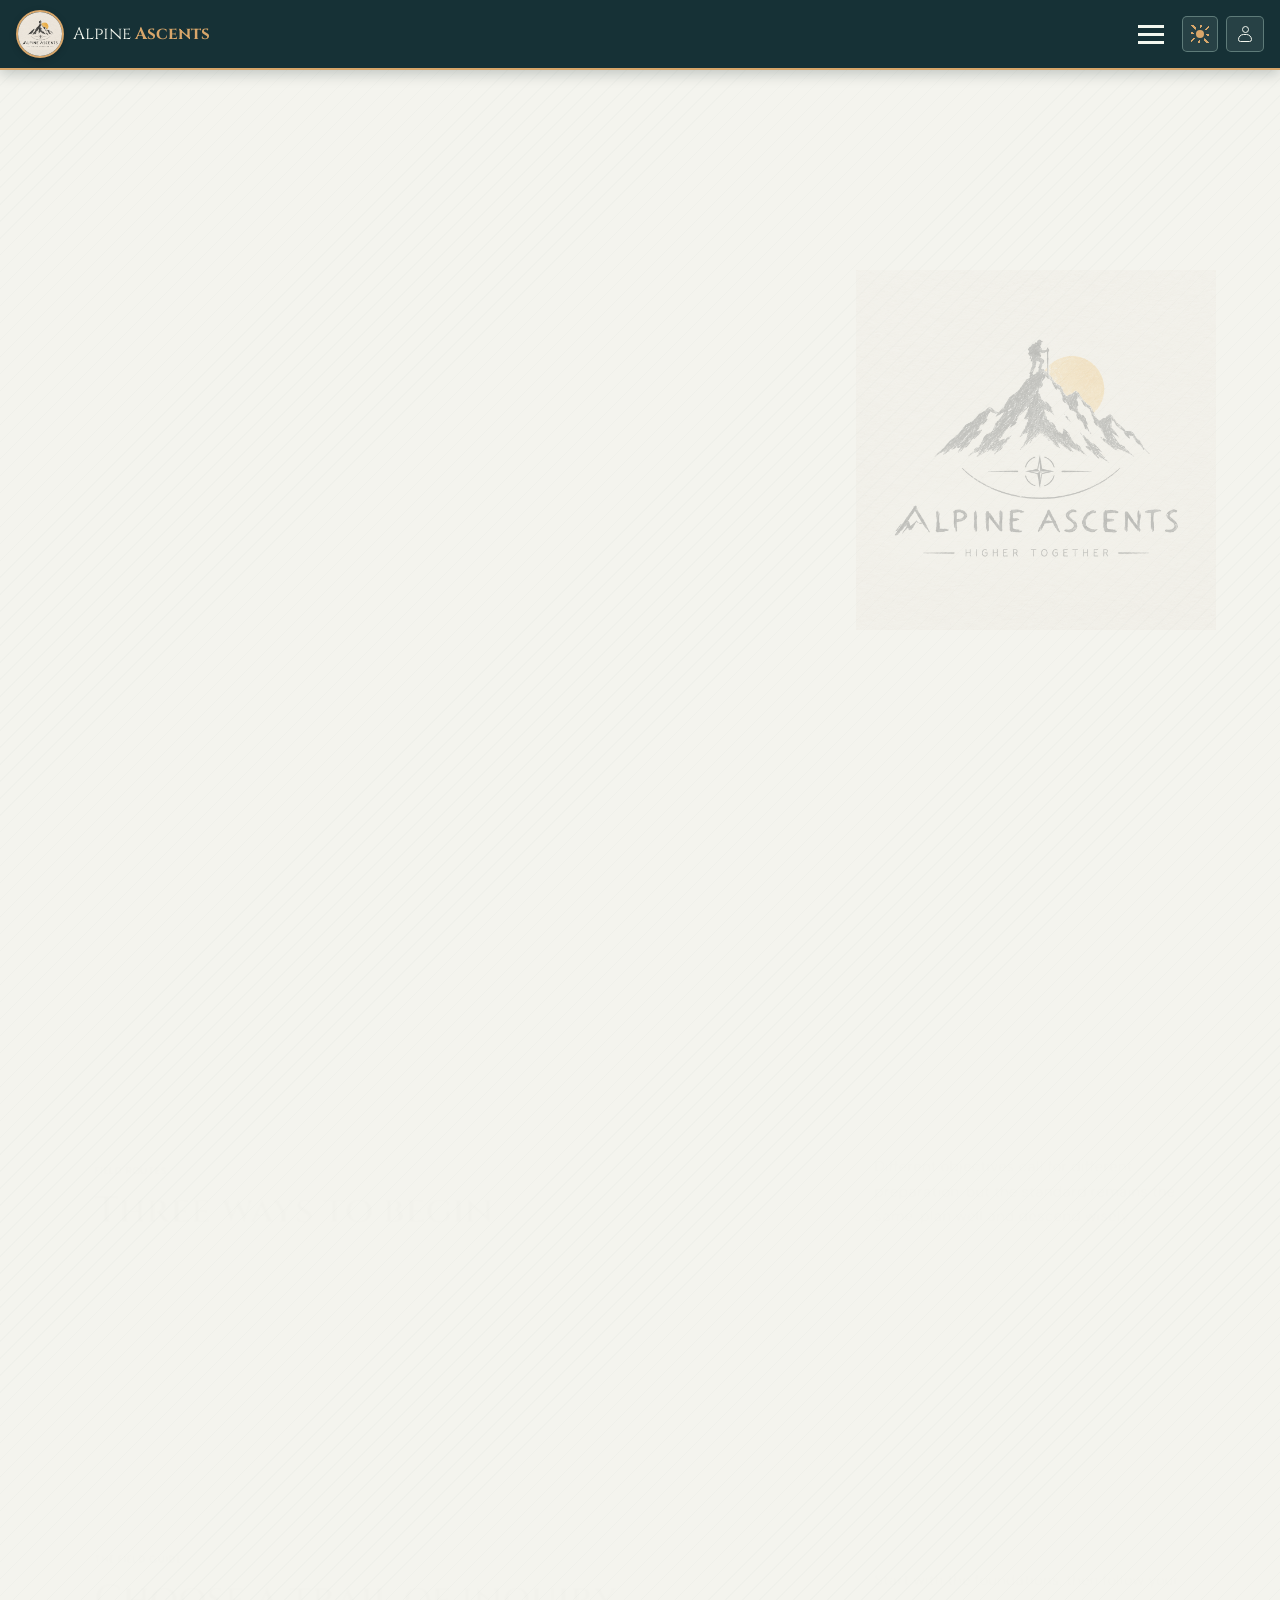
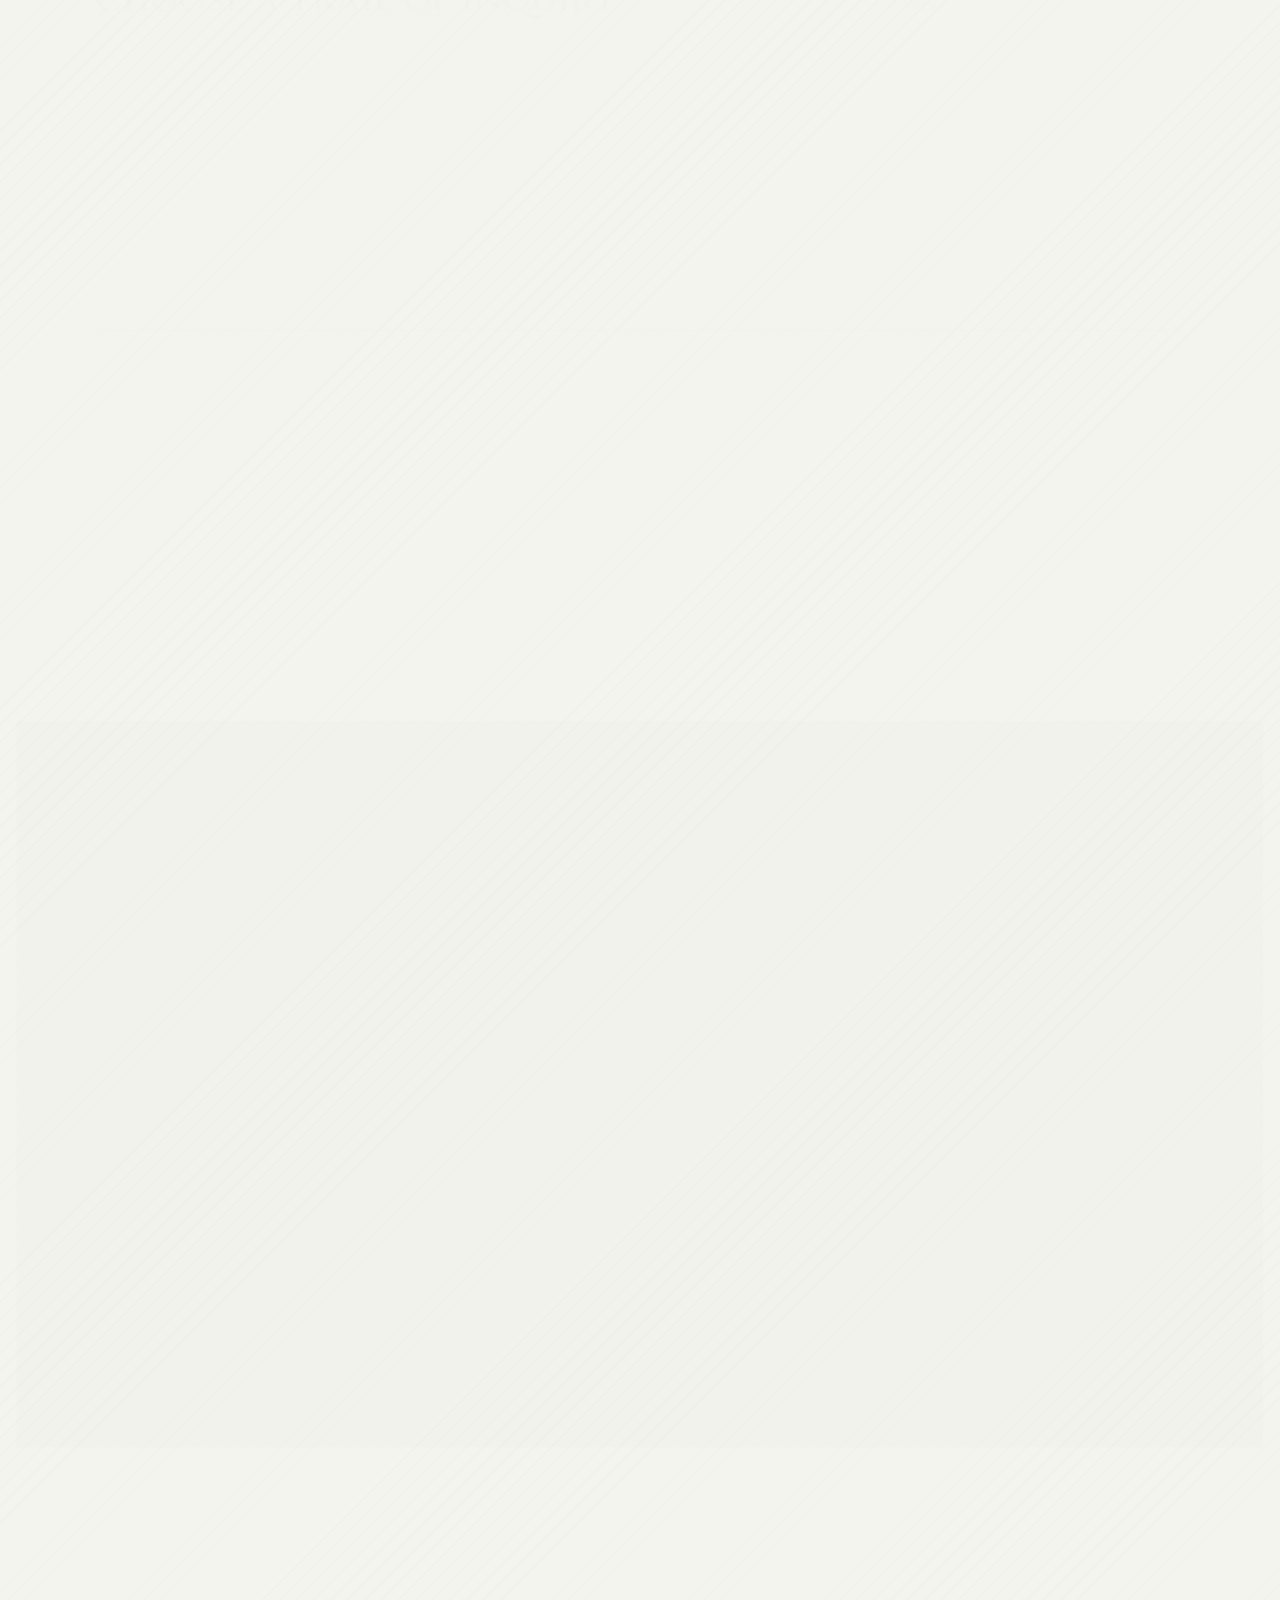
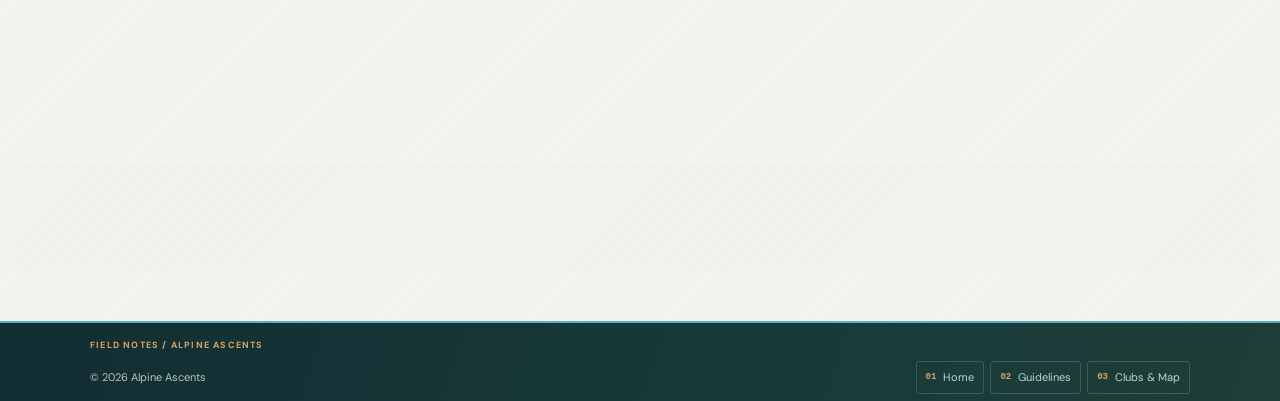
<file: index.html>
<!DOCTYPE html>
<html lang="en">
<head>
  <meta charset="utf-8">
  <meta name="viewport" content="width=device-width, initial-scale=1">
  <meta http-equiv="refresh" content="0; url=pages/index.html">
  <title>Alpine Ascents</title>
</head>
<body>
  <p>If you are not redirected, <a href="pages/index.html">open Alpine Ascents</a>.</p>
</body>
</html>
</file>
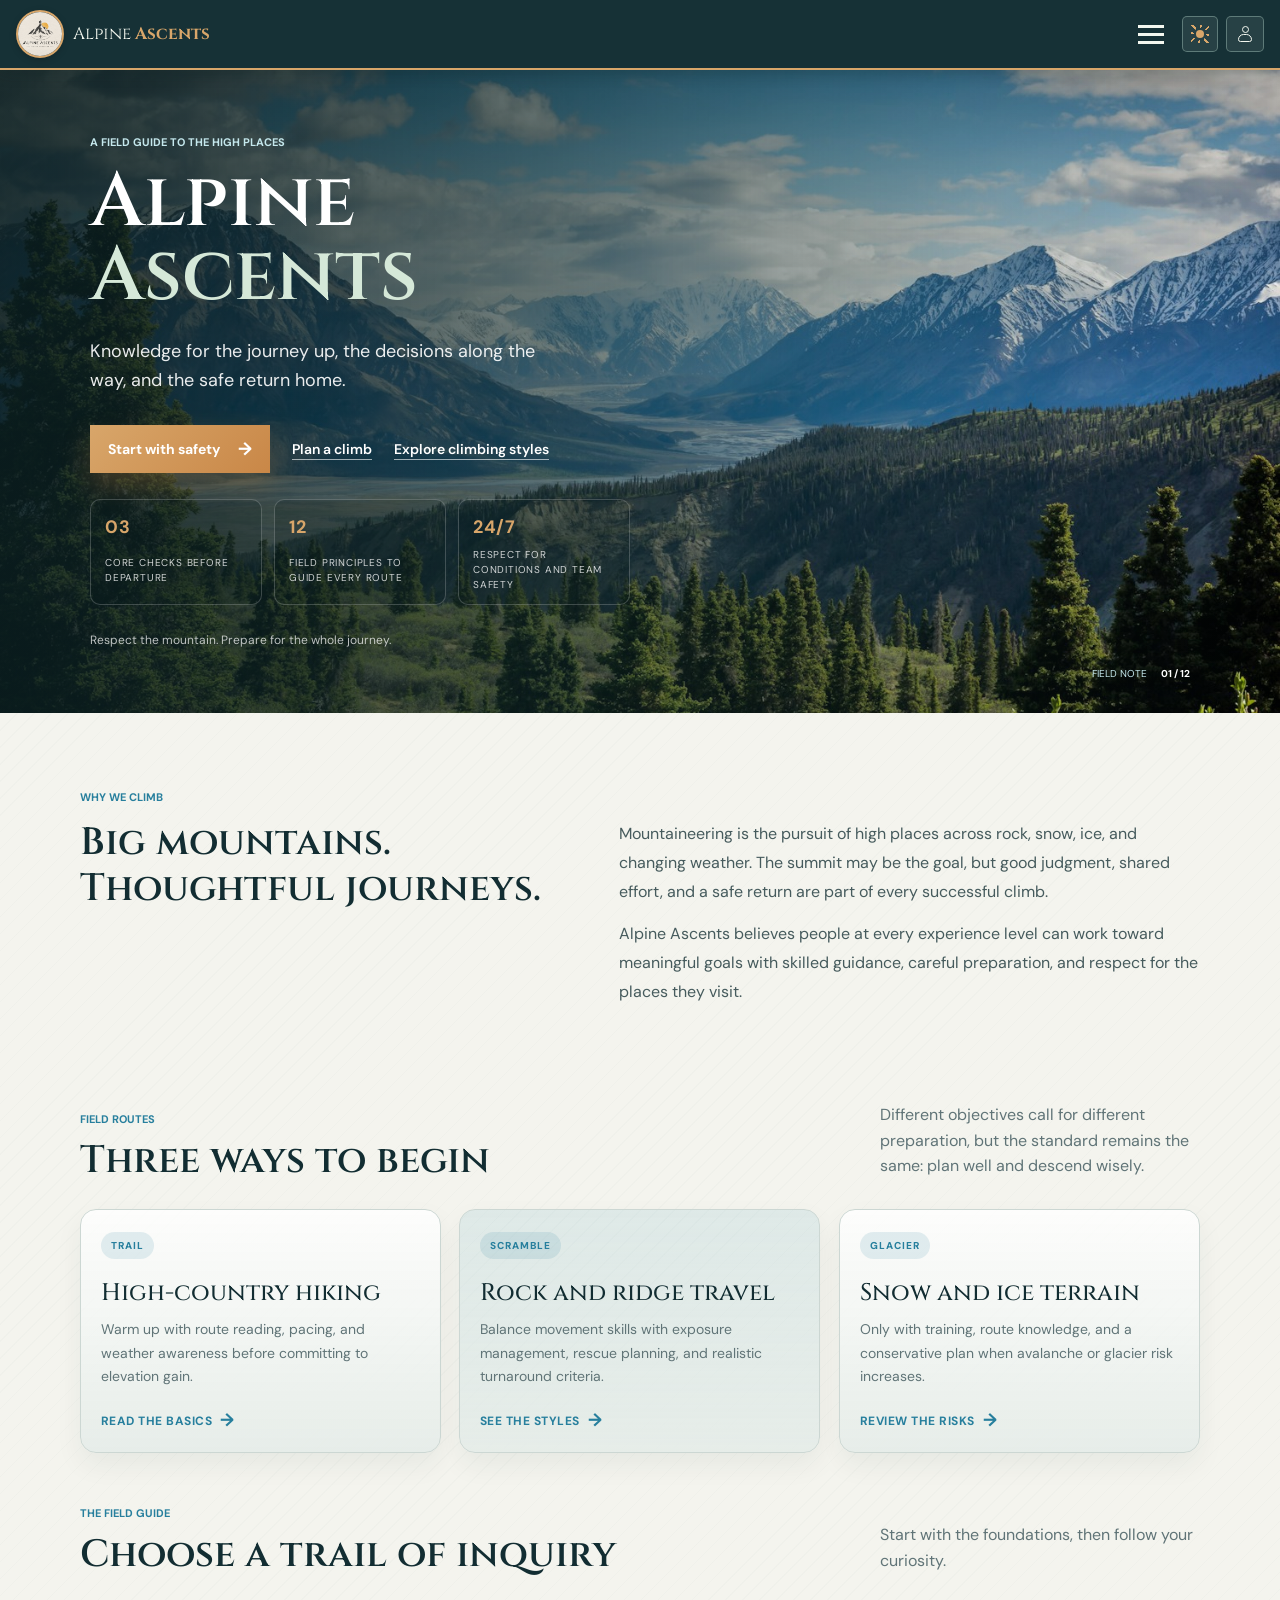
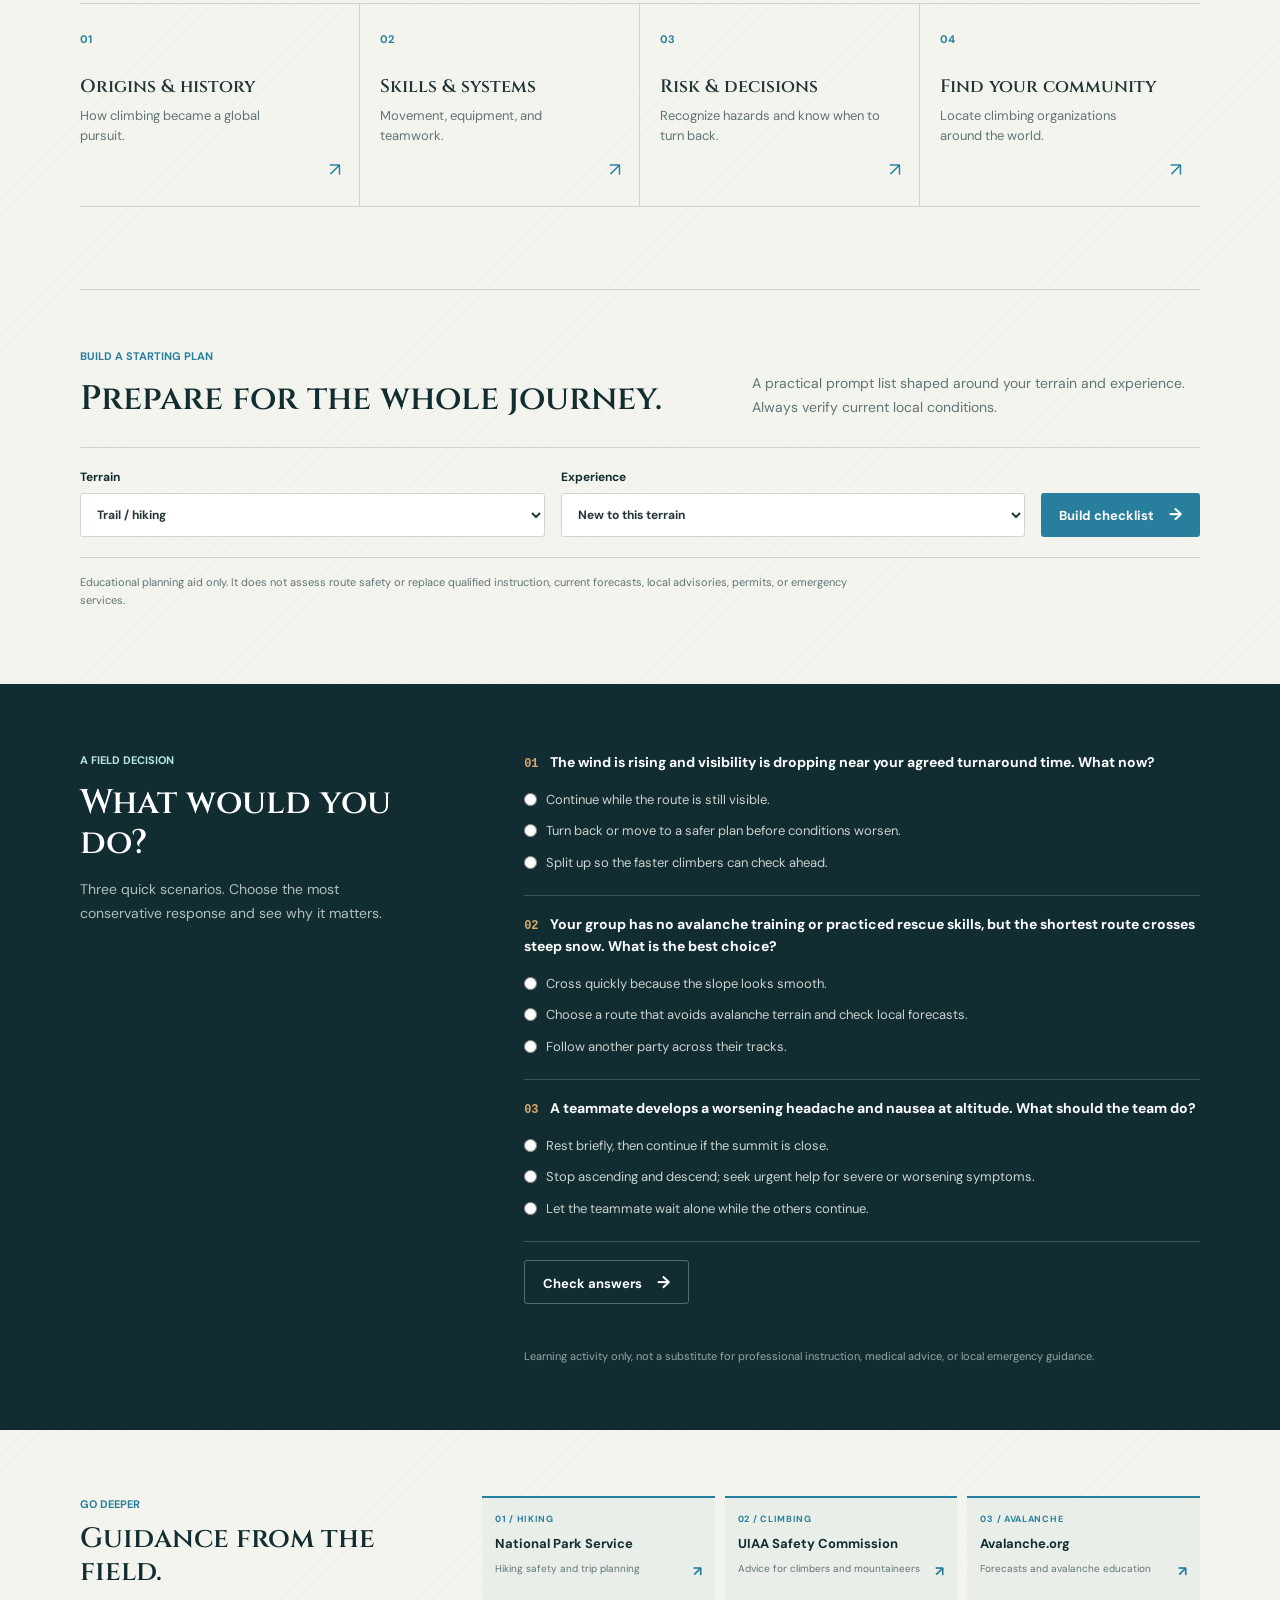
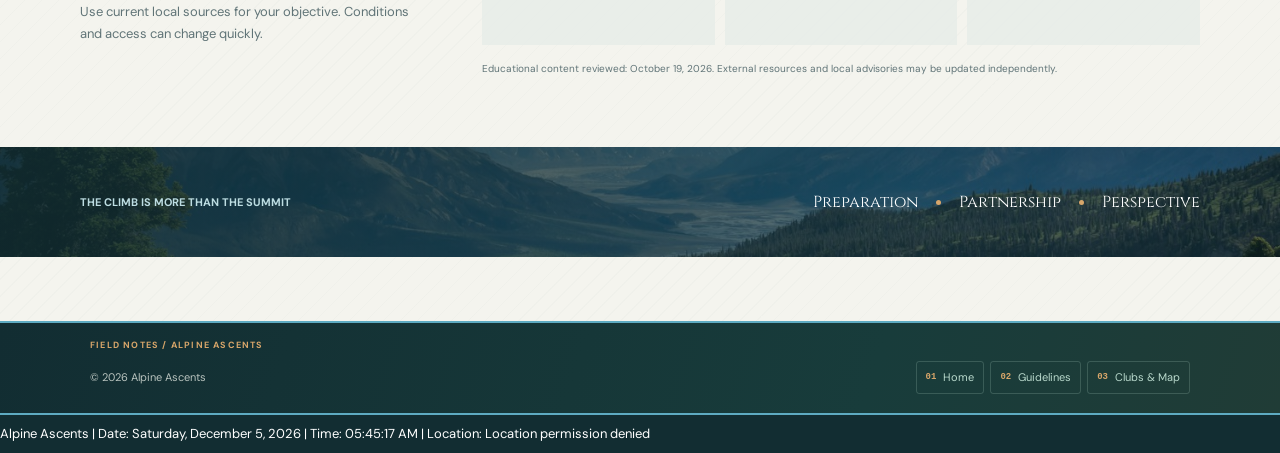
<file: pages/index.html>
<!DOCTYPE html>

<html lang="en">
    <head>
        <meta charset="utf-8">
        <meta http-equiv="X-UA-Compatible" content="IE=edge">
        <title>Alpine Ascents | Mountain Field Guide</title>
        <meta name="description" content="A practical field guide to mountaineering, climbing styles, skills, safety, clubs, and mountain stories.">
        <meta name="viewport" content="width=device-width, initial-scale=1">
        <link rel="preconnect" href="https://fonts.googleapis.com">
        <link rel="preconnect" href="https://fonts.gstatic.com" crossorigin>
        <link href="https://fonts.googleapis.com/css2?family=Cinzel:wght@600;700&family=DM+Sans:wght@400;500;600;700&display=swap" rel="stylesheet">
        <link href="https://cdn.jsdelivr.net/npm/bootstrap@5.3.3/dist/css/bootstrap.min.css" rel="stylesheet">
        <link rel="stylesheet" href="../css/style.css">
    </head>
    <body>

  <!-- ================= HEADER / NAV BAR ================= -->
  <header class="site-header">
    <div class="header-inner">

      <!-- Logo + visitor count (top right on desktop) -->
      <div class="brand">
        <a href="../pages/index.html" class="logo">
          <img class="logo-img" src="../images/alpine-ascents-emblem.png" alt="">
          <span class="logo-text">Alpine <b>Ascents</b></span>
        </a>
      </div>

      <button class="menu-toggle" id="menuToggle" aria-label="Toggle menu" aria-expanded="false">
        <span></span><span></span><span></span>
      </button>

      <nav class="main-nav" id="mainNav">
        <ul class="menu">
          <li><a href="../pages/index.html" class="nav-link" data-nav-page="index.html">Home</a></li>

          <li class="has-dropdown">
            <a href="../pages/mountaineering.html" class="nav-link dropdown-toggle" id="dropToggle" data-nav-page="mountaineering.html">Mountaineering</a>
            <ul class="dropdown">
              <li><a href="../pages/mountaineering.html#history" class="nav-link">History</a></li>
              <li><a href="../pages/mountaineering.html#types" class="nav-link">Types / Styles</a></li>
              <li><a href="../pages/mountaineering.html#techniques" class="nav-link">Techniques</a></li>
              <li><a href="../pages/mountaineering.html#sheltering" class="nav-link">Sheltering</a></li>
              <li><a href="../pages/hazards.html" class="nav-link" data-nav-page="hazards.html">Hazards</a></li>
            </ul>
          </li>

          <li><a href="../pages/records.html" class="nav-link" data-nav-page="records.html">Records</a></li>
          <li><a href="../pages/clubs.html" class="nav-link" data-nav-page="clubs.html">Clubs &amp; Map</a></li>
          <li><a href="../pages/stories.html" class="nav-link" data-nav-page="stories.html">Success Stories</a></li>
          <li><a href="../pages/gallery.html" class="nav-link" data-nav-page="gallery.html">Gallery</a></li>
          <li><a href="../pages/latest.html" class="nav-link" data-nav-page="latest.html">Latest Developments</a></li>
          <li><a href="../pages/guidelines.html" class="nav-link" data-nav-page="guidelines.html">Guidelines</a></li>
        </ul>
      </nav>

      <div class="visitor-box" title="Visits in this browser">
        <span class="visitor-label">Visitors</span>
        <span class="visitor-count" id="visitorCount">0000</span>
      </div>

    </div>
  </header>

  <!-- ================= HOME ================= -->
  <main class="content">

    <section id="home" aria-labelledby="homeTitle">
      <div class="home-hero">
        <div class="hero-copy">
          <p class="eyebrow">A FIELD GUIDE TO THE HIGH PLACES</p>
          <h1 id="homeTitle">Alpine<br><span>Ascents</span></h1>
          <p class="hero-lede">Knowledge for the journey up, the decisions along the way, and the safe return home.</p>
          <div class="hero-actions">
            <a class="action-button" href="../pages/guidelines.html">Start with safety <span aria-hidden="true">&#8594;</span></a>
            <a class="text-link" href="#climb-planner">Plan a climb</a>
            <a class="text-link" href="../pages/mountaineering.html#types">Explore climbing styles</a>
          </div>
          <div class="hero-stats" aria-label="Site highlights">
            <div class="hero-stat">
              <span class="hero-stat-number">03</span>
              <span class="hero-stat-label">core checks before departure</span>
            </div>
            <div class="hero-stat">
              <span class="hero-stat-number">12</span>
              <span class="hero-stat-label">field principles to guide every route</span>
            </div>
            <div class="hero-stat">
              <span class="hero-stat-number">24/7</span>
              <span class="hero-stat-label">respect for conditions and team safety</span>
            </div>
          </div>
          <p class="hero-caption">Respect the mountain. Prepare for the whole journey.</p>
        </div>
        <div class="hero-index" aria-hidden="true"><span>FIELD NOTE</span><b>01 / 12</b></div>
      </div>

      <section class="home-intro content-width" aria-labelledby="missionTitle">
        <div class="section-kicker">WHY WE CLIMB</div>
        <div class="intro-grid">
          <h2 id="missionTitle">Big mountains.<br>Thoughtful journeys.</h2>
          <div class="intro-copy">
            <p>Mountaineering is the pursuit of high places across rock, snow, ice, and changing weather. The summit may be the goal, but good judgment, shared effort, and a safe return are part of every successful climb.</p>
            <p>Alpine Ascents believes people at every experience level can work toward meaningful goals with skilled guidance, careful preparation, and respect for the places they visit.</p>
          </div>
        </div>
      </section>

      <section class="featured-routes content-width" aria-labelledby="routesTitle">
        <div class="section-heading">
          <div><div class="section-kicker">FIELD ROUTES</div><h2 id="routesTitle">Three ways to begin</h2></div>
          <p>Different objectives call for different preparation, but the standard remains the same: plan well and descend wisely.</p>
        </div>
        <div class="route-cards">
          <article class="route-card">
            <span class="route-tag">Trail</span>
            <h3>High-country hiking</h3>
            <p>Warm up with route reading, pacing, and weather awareness before committing to elevation gain.</p>
            <a href="../pages/guidelines.html">Read the basics</a>
          </article>
          <article class="route-card accent-card">
            <span class="route-tag">Scramble</span>
            <h3>Rock and ridge travel</h3>
            <p>Balance movement skills with exposure management, rescue planning, and realistic turnaround criteria.</p>
            <a href="../pages/mountaineering.html#types">See the styles</a>
          </article>
          <article class="route-card">
            <span class="route-tag">Glacier</span>
            <h3>Snow and ice terrain</h3>
            <p>Only with training, route knowledge, and a conservative plan when avalanche or glacier risk increases.</p>
            <a href="../pages/hazards.html">Review the risks</a>
          </article>
        </div>
      </section>

      <section class="home-explore content-width" aria-labelledby="exploreTitle">
        <div class="section-heading">
          <div><div class="section-kicker">THE FIELD GUIDE</div><h2 id="exploreTitle">Choose a trail of inquiry</h2></div>
          <p>Start with the foundations, then follow your curiosity.</p>
        </div>
        <div class="explore-grid">
          <a class="explore-item" href="../pages/mountaineering.html#history"><span class="explore-number">01</span><h3>Origins &amp; history</h3><p>How climbing became a global pursuit.</p><span class="explore-arrow" aria-hidden="true">&#8599;</span></a>
          <a class="explore-item" href="../pages/mountaineering.html#techniques"><span class="explore-number">02</span><h3>Skills &amp; systems</h3><p>Movement, equipment, and teamwork.</p><span class="explore-arrow" aria-hidden="true">&#8599;</span></a>
          <a class="explore-item" href="../pages/hazards.html"><span class="explore-number">03</span><h3>Risk &amp; decisions</h3><p>Recognize hazards and know when to turn back.</p><span class="explore-arrow" aria-hidden="true">&#8599;</span></a>
          <a class="explore-item" href="../pages/clubs.html"><span class="explore-number">04</span><h3>Find your community</h3><p>Locate climbing organizations around the world.</p><span class="explore-arrow" aria-hidden="true">&#8599;</span></a>
        </div>
      </section>

      <section class="climb-planner content-width" aria-labelledby="plannerTitle" id="climb-planner">
        <div class="planner-heading">
          <div>
            <div class="section-kicker">BUILD A STARTING PLAN</div>
            <h2 id="plannerTitle">Prepare for the whole journey.</h2>
          </div>
          <p>A practical prompt list shaped around your terrain and experience. Always verify current local conditions.</p>
        </div>
        <form class="planner-form" id="plannerForm">
          <label>Terrain
            <select name="terrain" required>
              <option value="trail">Trail / hiking</option>
              <option value="scramble">Scrambling / rocky terrain</option>
              <option value="snow">Snow / glacier terrain</option>
            </select>
          </label>
          <label>Experience
            <select name="experience" required>
              <option value="new">New to this terrain</option>
              <option value="some">Some experience</option>
              <option value="experienced">Experienced team</option>
            </select>
          </label>
          <button class="planner-submit" type="submit">Build checklist <span aria-hidden="true">&#8594;</span></button>
        </form>
        <div class="planner-result" id="plannerResult" aria-live="polite" hidden></div>
        <p class="planner-disclaimer">Educational planning aid only. It does not assess route safety or replace qualified instruction, current forecasts, local advisories, permits, or emergency services.</p>
      </section>

      <section class="decision-challenge" aria-labelledby="challengeTitle">
        <div class="content-width challenge-inner">
          <header class="challenge-heading">
            <div class="section-kicker">A FIELD DECISION</div>
            <h2 id="challengeTitle">What would you do?</h2>
            <p>Three quick scenarios. Choose the most conservative response and see why it matters.</p>
          </header>
          <form id="challengeForm" class="challenge-form">
            <fieldset class="challenge-question" data-answer="retreat">
              <legend><span>01</span> The wind is rising and visibility is dropping near your agreed turnaround time. What now?</legend>
              <label><input type="radio" name="scenario-weather" value="continue"> Continue while the route is still visible.</label>
              <label><input type="radio" name="scenario-weather" value="retreat"> Turn back or move to a safer plan before conditions worsen.</label>
              <label><input type="radio" name="scenario-weather" value="split"> Split up so the faster climbers can check ahead.</label>
              <p class="challenge-explanation" data-correct="Conditions are worsening and the turnaround limit is already here. Retreat together while you still have options." data-incorrect="A shared turnaround time and worsening visibility are reasons to retreat, not to press on or split the team."></p>
            </fieldset>
            <fieldset class="challenge-question" data-answer="avoid">
              <legend><span>02</span> Your group has no avalanche training or practiced rescue skills, but the shortest route crosses steep snow. What is the best choice?</legend>
              <label><input type="radio" name="scenario-snow" value="cross"> Cross quickly because the slope looks smooth.</label>
              <label><input type="radio" name="scenario-snow" value="avoid"> Choose a route that avoids avalanche terrain and check local forecasts.</label>
              <label><input type="radio" name="scenario-snow" value="follow"> Follow another party across their tracks.</label>
              <p class="challenge-explanation" data-correct="Avoiding avalanche terrain is the conservative choice. Travel there requires training, current local information, and a practiced team." data-incorrect="A smooth slope or another party's tracks do not establish that avalanche terrain is safe."></p>
            </fieldset>
            <fieldset class="challenge-question" data-answer="descend">
              <legend><span>03</span> A teammate develops a worsening headache and nausea at altitude. What should the team do?</legend>
              <label><input type="radio" name="scenario-altitude" value="rest"> Rest briefly, then continue if the summit is close.</label>
              <label><input type="radio" name="scenario-altitude" value="descend"> Stop ascending and descend; seek urgent help for severe or worsening symptoms.</label>
              <label><input type="radio" name="scenario-altitude" value="wait"> Let the teammate wait alone while the others continue.</label>
              <p class="challenge-explanation" data-correct="Worsening symptoms at altitude need prompt action. Stop ascent and descend; severe symptoms require emergency help." data-incorrect="Do not continue upward or leave the person alone. Worsening symptoms call for descent and appropriate medical help."></p>
            </fieldset>
            <div class="challenge-actions">
              <button type="submit" class="planner-submit">Check answers <span aria-hidden="true">&#8594;</span></button>
              <p id="challengeScore" class="challenge-score" aria-live="polite"></p>
            </div>
          </form>
          <p class="planner-disclaimer">Learning activity only, not a substitute for professional instruction, medical advice, or local emergency guidance.</p>
        </div>
      </section>

      <section class="source-notes content-width" aria-labelledby="sourceTitle">
        <div class="source-heading">
          <div class="section-kicker">GO DEEPER</div>
          <h2 id="sourceTitle">Guidance from the field.</h2>
          <p>Use current local sources for your objective. Conditions and access can change quickly.</p>
        </div>
        <div class="source-links">
          <a href="https://www.nps.gov/articles/hiking-safety.htm" target="_blank" rel="noopener noreferrer"><span>01 / HIKING</span><strong>National Park Service</strong><small>Hiking safety and trip planning <b aria-hidden="true">&#8599;</b></small></a>
          <a href="https://www.theuiaa.org/safety/climber-safety-advice/" target="_blank" rel="noopener noreferrer"><span>02 / CLIMBING</span><strong>UIAA Safety Commission</strong><small>Advice for climbers and mountaineers <b aria-hidden="true">&#8599;</b></small></a>
          <a href="https://avalanche.org/" target="_blank" rel="noopener noreferrer"><span>03 / AVALANCHE</span><strong>Avalanche.org</strong><small>Forecasts and avalanche education <b aria-hidden="true">&#8599;</b></small></a>
        </div>
        <p class="source-review">Educational content reviewed: October 19, 2026. External resources and local advisories may be updated independently.</p>
      </section>

      <section class="home-principles" aria-label="Mountaineering principles">
        <div class="content-width principles-inner"><p>THE CLIMB IS MORE THAN THE SUMMIT</p><div><span>Preparation</span><i></i><span>Partnership</span><i></i><span>Perspective</span></div></div>
      </section>
    </section>

  </main>

  <!-- ================= SCROLLING TICKER ================= -->
  <footer class="site-footer"><div class="site-footer-inner"><span>&copy; 2026 Alpine Ascents</span><nav aria-label="Footer navigation"><a href="../pages/index.html">Home</a><a href="../pages/guidelines.html">Guidelines</a><a href="../pages/clubs.html">Clubs &amp; Map</a></nav></div></footer><div class="ticker">
    <div class="ticker-track">
      <span id="tickerText">Loading date, time and location...</span>
    </div>
  </div>
        
        <script src="https://cdn.jsdelivr.net/npm/bootstrap@5.3.3/dist/js/bootstrap.bundle.min.js"></script>
        <script src="../java%20script/app.js"></script>
    </body>
</html>
</file>
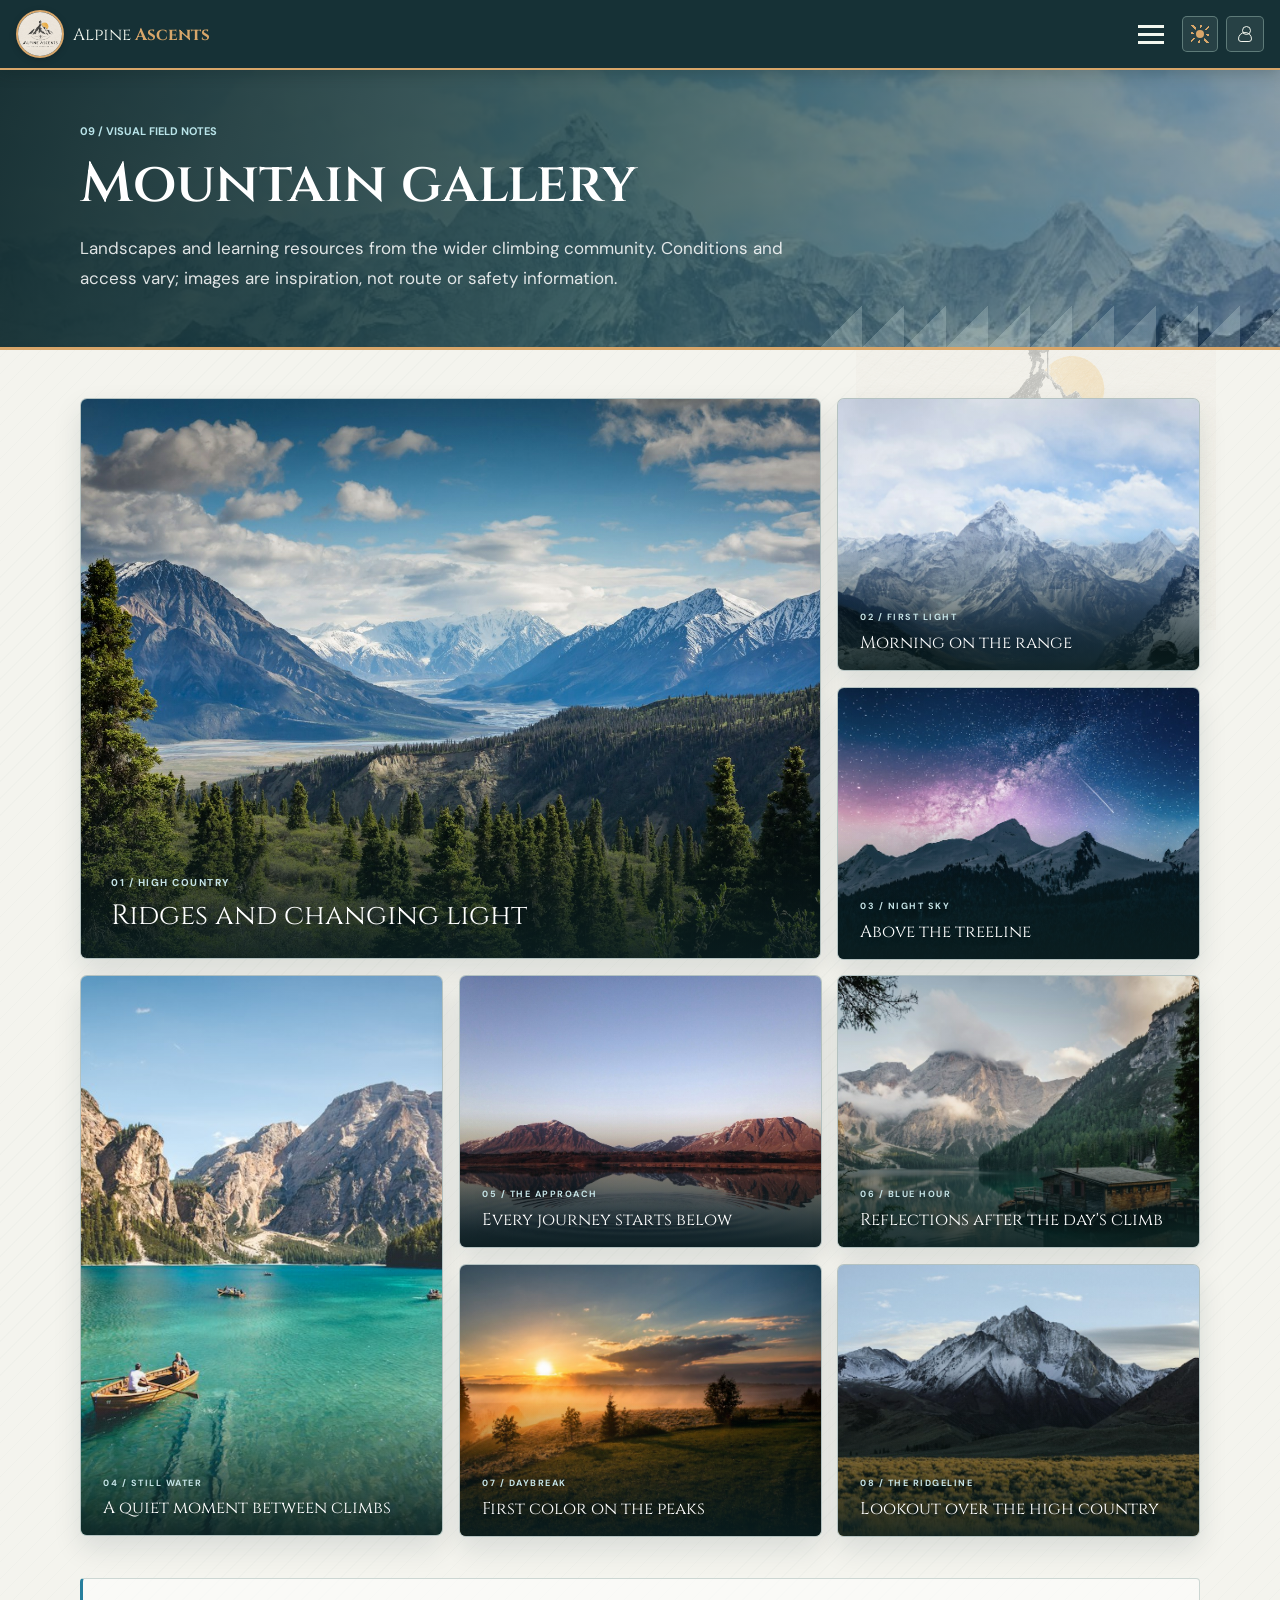
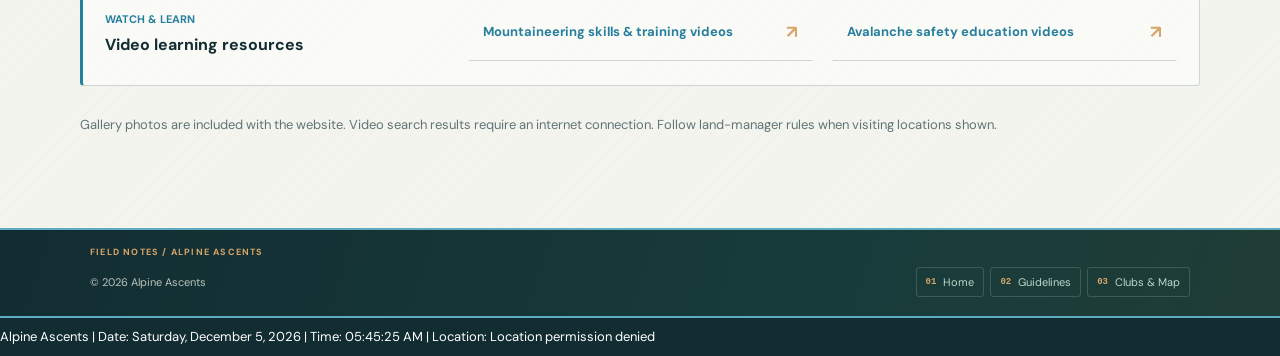
<file: pages/gallery.html>
<!DOCTYPE html>
<html lang="en">
<head>
  <meta charset="utf-8">
  <meta name="viewport" content="width=device-width, initial-scale=1">
  <meta name="description" content="Mountain photography and educational video resources for climbers.">
  <title>Mountain Gallery | Alpine Ascents</title>
  <link rel="preconnect" href="https://fonts.googleapis.com">
  <link rel="preconnect" href="https://fonts.gstatic.com" crossorigin>
  <link href="https://fonts.googleapis.com/css2?family=Cinzel:wght@600;700&amp;family=DM+Sans:wght@400;500;600;700&amp;display=swap" rel="stylesheet">
  <link rel="stylesheet" href="../css/style.css">
</head>
<body>
  <header class="site-header">
    <div class="header-inner">
      <div class="brand">
        <a href="../pages/index.html" class="logo">
          <img class="logo-img" src="../images/alpine-ascents-emblem.png" alt="">
          <span class="logo-text">Alpine <b>Ascents</b></span>
        </a>
      </div>
      <button class="menu-toggle" id="menuToggle" aria-label="Toggle menu" aria-expanded="false">
        <span></span><span></span><span></span>
      </button>
      <nav class="main-nav" id="mainNav" aria-label="Main navigation">
        <ul class="menu">
          <li><a href="../pages/index.html" class="nav-link" data-nav-page="index.html">Home</a></li>
          <li class="has-dropdown">
            <a href="../pages/mountaineering.html" class="nav-link dropdown-toggle" id="dropToggle" data-nav-page="mountaineering.html">Mountaineering</a>
            <ul class="dropdown">
              <li><a href="../pages/mountaineering.html#history" class="nav-link">History</a></li>
              <li><a href="../pages/mountaineering.html#types" class="nav-link">Types / Styles</a></li>
              <li><a href="../pages/mountaineering.html#techniques" class="nav-link">Techniques</a></li>
              <li><a href="../pages/mountaineering.html#sheltering" class="nav-link">Sheltering</a></li>
              <li><a href="../pages/hazards.html" class="nav-link" data-nav-page="hazards.html">Hazards</a></li>
            </ul>
          </li>
          <li><a href="../pages/records.html" class="nav-link" data-nav-page="records.html">Records</a></li>
          <li><a href="../pages/clubs.html" class="nav-link" data-nav-page="clubs.html">Clubs &amp; Map</a></li>
          <li><a href="../pages/stories.html" class="nav-link" data-nav-page="stories.html">Success Stories</a></li>
          <li><a href="../pages/gallery.html" class="nav-link" data-nav-page="gallery.html">Gallery</a></li>
          <li><a href="../pages/latest.html" class="nav-link" data-nav-page="latest.html">Latest Developments</a></li>
          <li><a href="../pages/guidelines.html" class="nav-link" data-nav-page="guidelines.html">Guidelines</a></li>
        </ul>
      </nav>
      <div class="visitor-box" title="Visits in this browser">
        <span class="visitor-label">Visits</span>
        <span class="visitor-count" id="visitorCount">0000</span>
      </div>
    </div>
  </header>

  <main class="guide-page content-width">
    <header class="page-heading">
      <p class="section-kicker">09 / VISUAL FIELD NOTES</p>
      <h1>Mountain gallery</h1>
      <p>Landscapes and learning resources from the wider climbing community. Conditions and access vary; images are inspiration, not route or safety information.</p>
    </header>

    <div class="gallery-grid" aria-label="Alpine landscapes">
      <figure class="gallery-photo gallery-wide">
        <img src="../images/alpine-ridges.jpg" alt="Layered alpine peaks beneath a bright mountain sky" loading="lazy">
        <figcaption><span>01 / HIGH COUNTRY</span>Ridges and changing light</figcaption>
      </figure>
      <figure class="gallery-photo">
        <img src="../images/first-light.jpg" alt="Snow-covered mountain range at sunrise" loading="lazy">
        <figcaption><span>02 / FIRST LIGHT</span>Morning on the range</figcaption>
      </figure>
      <figure class="gallery-photo">
        <img src="../images/night-sky.jpg" alt="Mountain summit beneath a star-filled night sky" loading="lazy">
        <figcaption><span>03 / NIGHT SKY</span>Above the treeline</figcaption>
      </figure>
      <figure class="gallery-photo gallery-tall">
        <img src="../images/alpine-lake.jpg" alt="Still alpine lake reflecting a mountain range" loading="lazy">
        <figcaption><span>04 / STILL WATER</span>A quiet moment between climbs</figcaption>
      </figure>
      <figure class="gallery-photo">
        <img src="../images/high-trail.jpg" alt="A rugged mountain landscape along a high trail" loading="lazy">
        <figcaption><span>05 / THE APPROACH</span>Every journey starts below</figcaption>
      </figure>
      <figure class="gallery-photo">
        <img src="../images/blue-hour.jpg" alt="Mountain lake and forest beneath a calm evening sky" loading="lazy">
        <figcaption><span>06 / BLUE HOUR</span>Reflections after the day's climb</figcaption>
      </figure>
      <figure class="gallery-photo">
        <img src="../images/daybreak.jpg" alt="Warm early light over a distant mountain landscape" loading="lazy">
        <figcaption><span>07 / DAYBREAK</span>First color on the peaks</figcaption>
      </figure>
      <figure class="gallery-photo">
        <img src="../images/ridgeline.jpg" alt="A dramatic view across a rugged high mountain range" loading="lazy">
        <figcaption><span>08 / THE RIDGELINE</span>Lookout over the high country</figcaption>
      </figure>
    </div>

    <div class="video-resources">
      <div>
        <div class="section-kicker">WATCH &amp; LEARN</div>
        <h2>Video learning resources</h2>
      </div>
      <a href="https://www.youtube.com/results?search_query=mountaineering+skills+training" target="_blank" rel="noopener">Mountaineering skills &amp; training videos <span aria-hidden="true">&#8599;</span></a>
      <a href="https://www.youtube.com/results?search_query=avalanche+safety+education" target="_blank" rel="noopener">Avalanche safety education videos <span aria-hidden="true">&#8599;</span></a>
    </div>
    <p class="small-print">Gallery photos are included with the website. Video search results require an internet connection. Follow land-manager rules when visiting locations shown.</p>
  </main>

  <footer class="site-footer">
    <div class="site-footer-inner">
      <span>&copy; 2026 Alpine Ascents</span>
      <nav aria-label="Footer navigation">
        <a href="../pages/index.html">Home</a>
        <a href="../pages/guidelines.html">Guidelines</a>
        <a href="../pages/clubs.html">Clubs &amp; Map</a>
      </nav>
    </div>
  </footer>
  <div class="ticker">
    <div class="ticker-track"><span id="tickerText">Loading date, time and location...</span></div>
  </div>
  <script src="../java%20script/app.js"></script>
</body>
</html>
</file>
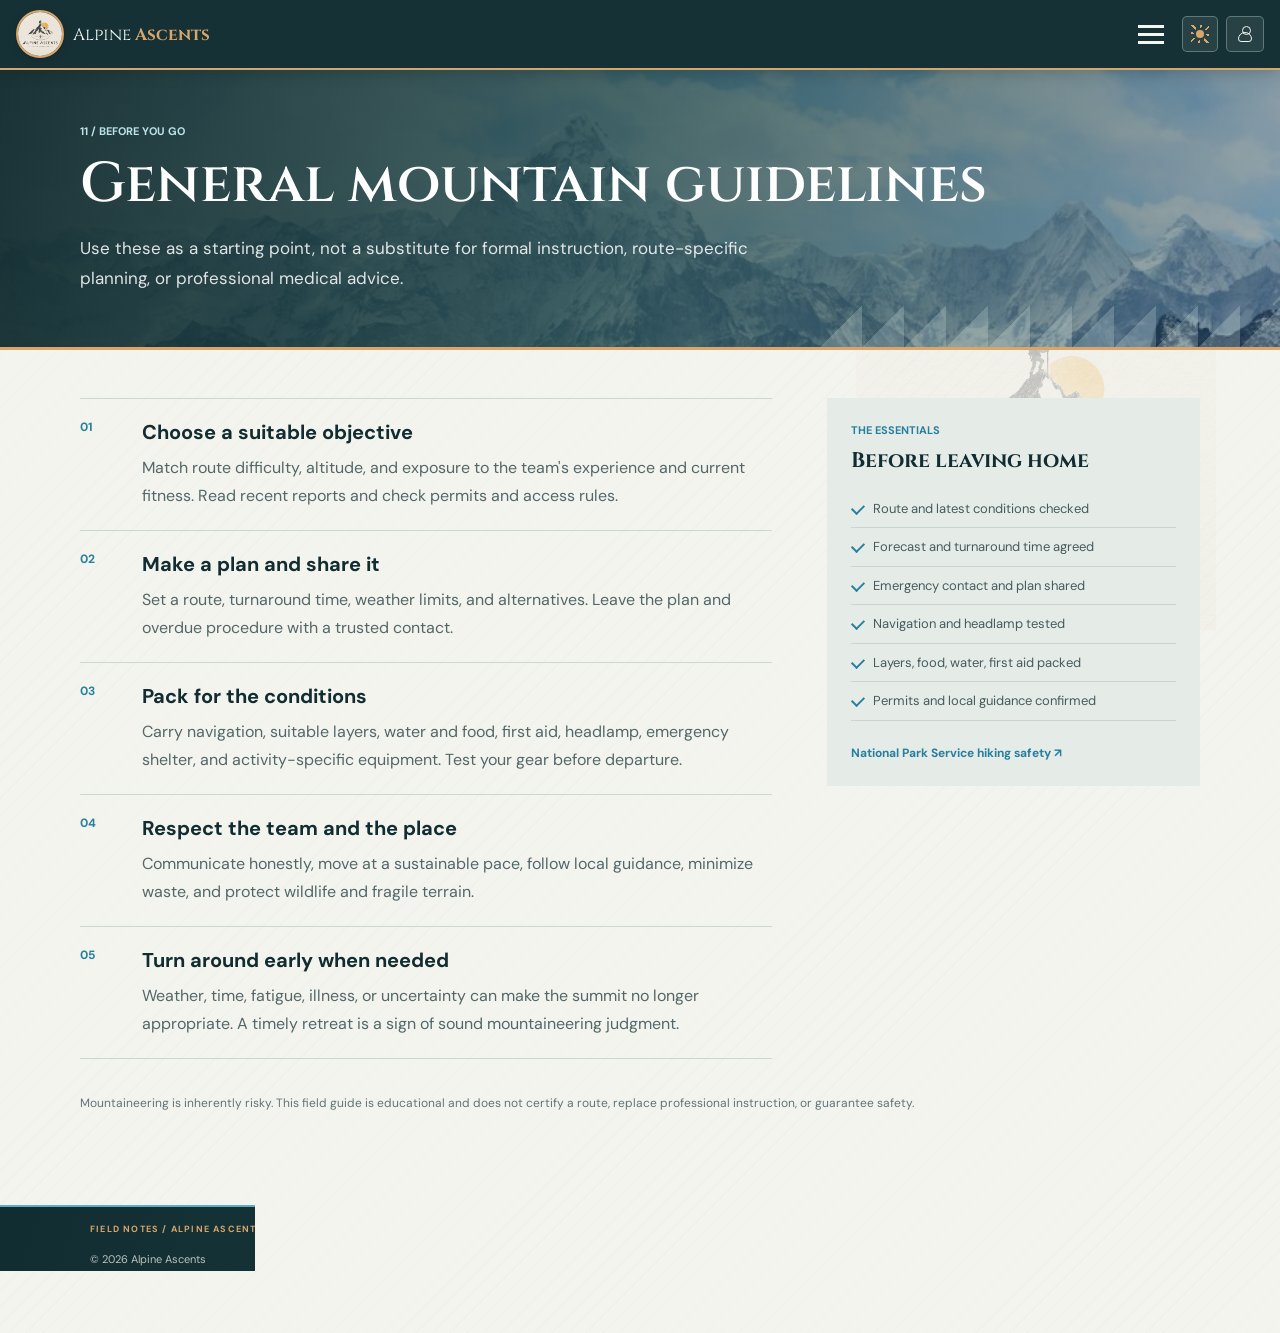
<file: pages/guidelines.html>
<!DOCTYPE html>
<html lang="en">
<head><meta charset="utf-8"><meta name="viewport" content="width=device-width, initial-scale=1"><meta name="description" content="General preparation and safety guidelines for responsible mountain travel."><title>Mountain Guidelines | Alpine Ascents</title><link rel="preconnect" href="https://fonts.googleapis.com"><link rel="preconnect" href="https://fonts.gstatic.com" crossorigin><link href="https://fonts.googleapis.com/css2?family=Cinzel:wght@600;700&family=DM+Sans:wght@400;500;600;700&display=swap" rel="stylesheet"><link rel="stylesheet" href="../css/style.css"></head>
<body>
  <header class="site-header"><div class="header-inner"><div class="brand"><a href="../pages/index.html" class="logo"><img class="logo-img" src="../images/alpine-ascents-emblem.png" alt=""><span class="logo-text">Alpine <b>Ascents</b></span></a></div><button class="menu-toggle" id="menuToggle" aria-label="Toggle menu" aria-expanded="false"><span></span><span></span><span></span></button><nav class="main-nav" id="mainNav" aria-label="Main navigation"><ul class="menu"><li><a href="../pages/index.html" class="nav-link" data-nav-page="index.html">Home</a></li><li class="has-dropdown"><a href="../pages/mountaineering.html" class="nav-link dropdown-toggle" id="dropToggle" data-nav-page="mountaineering.html">Mountaineering</a><ul class="dropdown"><li><a href="../pages/mountaineering.html#history" class="nav-link">History</a></li><li><a href="../pages/mountaineering.html#types" class="nav-link">Types / Styles</a></li><li><a href="../pages/mountaineering.html#techniques" class="nav-link">Techniques</a></li><li><a href="../pages/mountaineering.html#sheltering" class="nav-link">Sheltering</a></li><li><a href="../pages/hazards.html" class="nav-link" data-nav-page="hazards.html">Hazards</a></li></ul></li><li><a href="../pages/records.html" class="nav-link" data-nav-page="records.html">Records</a></li><li><a href="../pages/clubs.html" class="nav-link" data-nav-page="clubs.html">Clubs &amp; Map</a></li><li><a href="../pages/stories.html" class="nav-link" data-nav-page="stories.html">Success Stories</a></li><li><a href="../pages/gallery.html" class="nav-link" data-nav-page="gallery.html">Gallery</a></li><li><a href="../pages/latest.html" class="nav-link" data-nav-page="latest.html">Latest Developments</a></li><li><a href="../pages/guidelines.html" class="nav-link" data-nav-page="guidelines.html">Guidelines</a></li></ul></nav><div class="visitor-box" title="Visits in this browser"><span class="visitor-label">Visits</span><span class="visitor-count" id="visitorCount">0000</span></div></div></header>
  <main class="guide-page content-width"><header class="page-heading"><p class="section-kicker">11 / BEFORE YOU GO</p><h1>General mountain guidelines</h1><p>Use these as a starting point, not a substitute for formal instruction, route-specific planning, or professional medical advice.</p></header><div class="guideline-layout"><div class="guideline-main"><article><span>01</span><div><h2>Choose a suitable objective</h2><p>Match route difficulty, altitude, and exposure to the team's experience and current fitness. Read recent reports and check permits and access rules.</p></div></article><article><span>02</span><div><h2>Make a plan and share it</h2><p>Set a route, turnaround time, weather limits, and alternatives. Leave the plan and overdue procedure with a trusted contact.</p></div></article><article><span>03</span><div><h2>Pack for the conditions</h2><p>Carry navigation, suitable layers, water and food, first aid, headlamp, emergency shelter, and activity-specific equipment. Test your gear before departure.</p></div></article><article><span>04</span><div><h2>Respect the team and the place</h2><p>Communicate honestly, move at a sustainable pace, follow local guidance, minimize waste, and protect wildlife and fragile terrain.</p></div></article><article><span>05</span><div><h2>Turn around early when needed</h2><p>Weather, time, fatigue, illness, or uncertainty can make the summit no longer appropriate. A timely retreat is a sign of sound mountaineering judgment.</p></div></article></div><aside class="checklist-panel"><div class="section-kicker">THE ESSENTIALS</div><h2>Before leaving home</h2><ul><li>Route and latest conditions checked</li><li>Forecast and turnaround time agreed</li><li>Emergency contact and plan shared</li><li>Navigation and headlamp tested</li><li>Layers, food, water, first aid packed</li><li>Permits and local guidance confirmed</li></ul><a href="https://www.nps.gov/subjects/trails/hiking-safety.htm" target="_blank" rel="noopener">National Park Service hiking safety &#8599;</a></aside></div><p class="disclaimer">Mountaineering is inherently risky. This field guide is educational and does not certify a route, replace professional instruction, or guarantee safety.</p></main>
  <footer class="site-footer"><div class="site-footer-inner"><span>&copy; 2026 Alpine Ascents</span><nav aria-label="Footer navigation"><a href="../pages/index.html">Home</a><a href="../pages/guidelines.html">Guidelines</a><a href="../pages/clubs.html">Clubs &amp; Map</a></nav></div></footer><div class="ticker"><div class="ticker-track"><span id="tickerText">Loading date, time and location...</span></div></div><script src="../java%20script/app.js"></script>
</body></html>
</file>
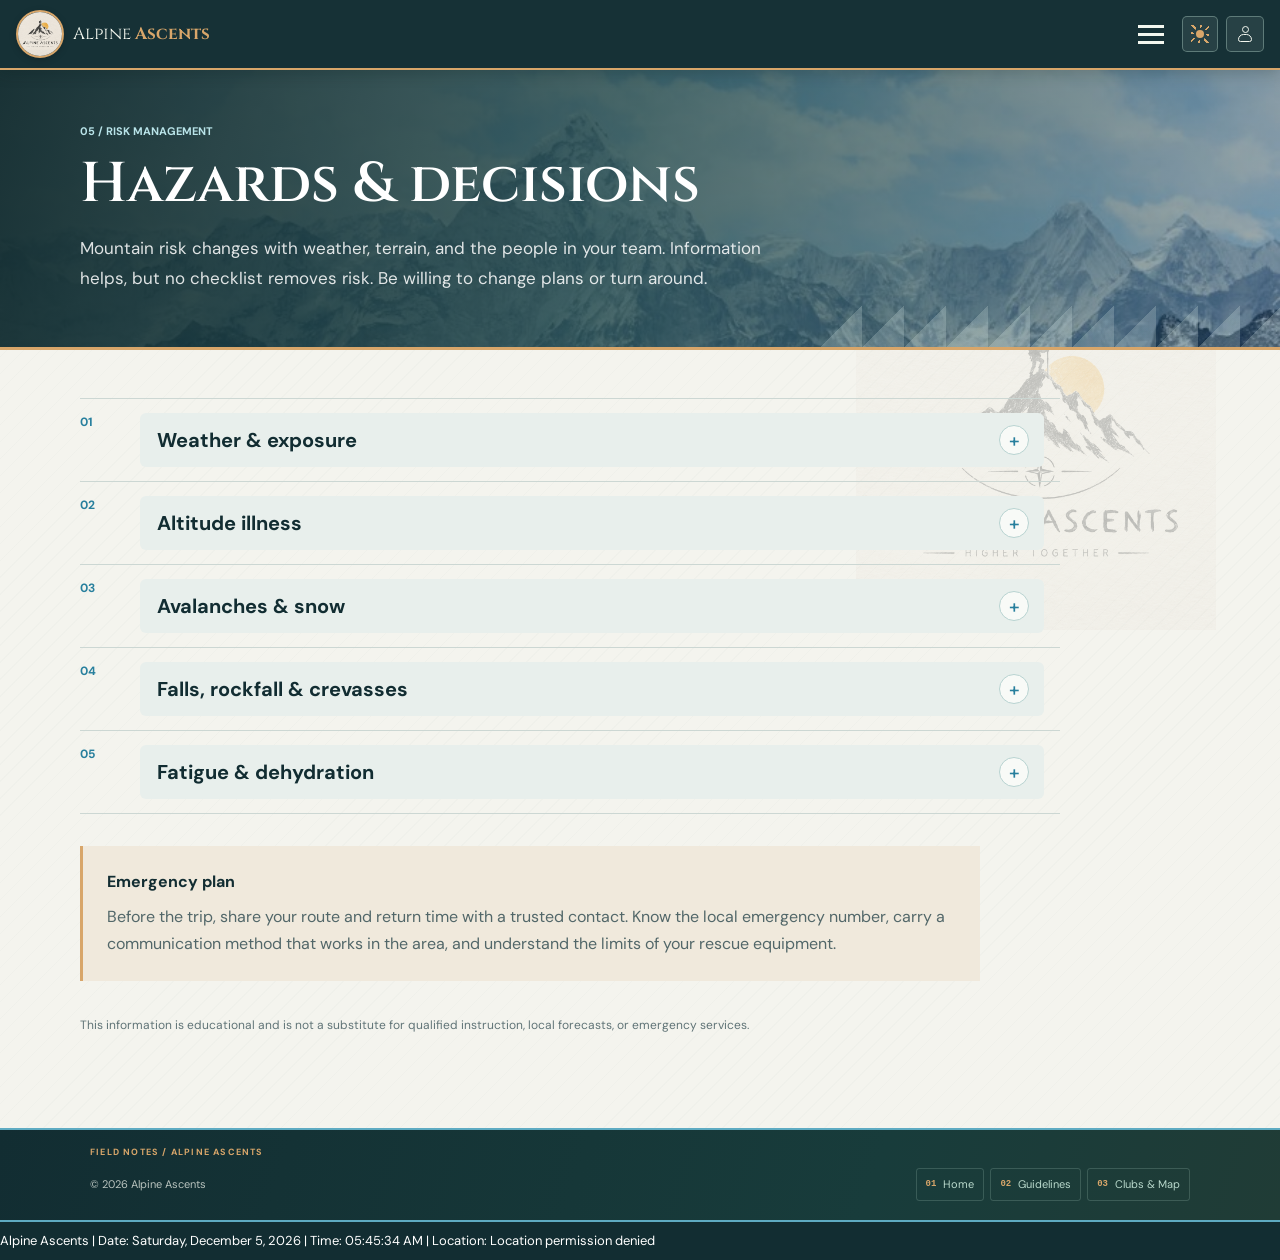
<file: pages/hazards.html>
<!DOCTYPE html>
<html lang="en">
<head>
  <meta charset="utf-8"><meta name="viewport" content="width=device-width, initial-scale=1">
  <meta name="description" content="Understand common mountaineering hazards and make conservative decisions in the mountains.">
  <title>Hazards &amp; Decisions | Alpine Ascents</title>
  <link rel="preconnect" href="https://fonts.googleapis.com"><link rel="preconnect" href="https://fonts.gstatic.com" crossorigin>
  <link href="https://fonts.googleapis.com/css2?family=Cinzel:wght@600;700&family=DM+Sans:wght@400;500;600;700&display=swap" rel="stylesheet">
  <link href="https://cdn.jsdelivr.net/npm/bootstrap@5.3.3/dist/css/bootstrap.min.css" rel="stylesheet"><link rel="stylesheet" href="../css/style.css">
</head>
<body>
  <header class="site-header"><div class="header-inner"><div class="brand"><a href="../pages/index.html" class="logo"><img class="logo-img" src="../images/alpine-ascents-emblem.png" alt=""><span class="logo-text">Alpine <b>Ascents</b></span></a></div><button class="menu-toggle" id="menuToggle" aria-label="Toggle menu" aria-expanded="false"><span></span><span></span><span></span></button><nav class="main-nav" id="mainNav" aria-label="Main navigation"><ul class="menu"><li><a href="../pages/index.html" class="nav-link" data-nav-page="index.html">Home</a></li><li class="has-dropdown"><a href="../pages/mountaineering.html" class="nav-link dropdown-toggle" id="dropToggle" data-nav-page="mountaineering.html">Mountaineering</a><ul class="dropdown"><li><a href="../pages/mountaineering.html#history" class="nav-link">History</a></li><li><a href="../pages/mountaineering.html#types" class="nav-link">Types / Styles</a></li><li><a href="../pages/mountaineering.html#techniques" class="nav-link">Techniques</a></li><li><a href="../pages/mountaineering.html#sheltering" class="nav-link">Sheltering</a></li><li><a href="../pages/hazards.html" class="nav-link" data-nav-page="hazards.html">Hazards</a></li></ul></li><li><a href="../pages/records.html" class="nav-link" data-nav-page="records.html">Records</a></li><li><a href="../pages/clubs.html" class="nav-link" data-nav-page="clubs.html">Clubs &amp; Map</a></li><li><a href="../pages/stories.html" class="nav-link" data-nav-page="stories.html">Success Stories</a></li><li><a href="../pages/gallery.html" class="nav-link" data-nav-page="gallery.html">Gallery</a></li><li><a href="../pages/latest.html" class="nav-link" data-nav-page="latest.html">Latest Developments</a></li><li><a href="../pages/guidelines.html" class="nav-link" data-nav-page="guidelines.html">Guidelines</a></li></ul></nav><div class="visitor-box" title="Visits in this browser"><span class="visitor-label">Visits</span><span class="visitor-count" id="visitorCount">0000</span></div></div></header>
  <main class="guide-page content-width">
    <header class="page-heading"><p class="section-kicker">05 / RISK MANAGEMENT</p><h1>Hazards &amp; decisions</h1><p>Mountain risk changes with weather, terrain, and the people in your team. Information helps, but no checklist removes risk. Be willing to change plans or turn around.</p></header>
    <div class="hazard-table" id="hazardAccordion">
      <article><span class="hazard-index">01</span><h2><button class="hazard-toggle collapsed" type="button" data-bs-toggle="collapse" data-bs-target="#hazard-weather" aria-expanded="false" aria-controls="hazard-weather"><span class="hazard-title">Weather &amp; exposure</span></button></h2><div class="collapse hazard-panel" id="hazard-weather" data-bs-parent="#hazardAccordion"><div class="hazard-response">Monitor / retreat</div><p>Wind, lightning, whiteout, cold, and heat can become dangerous quickly. Check several forecasts, carry protective layers, and identify safe exits. Turn back or seek shelter if conditions exceed the team's plan.</p></div></article>
      <article><span class="hazard-index">02</span><h2><button class="hazard-toggle collapsed" type="button" data-bs-toggle="collapse" data-bs-target="#hazard-altitude" aria-expanded="false" aria-controls="hazard-altitude"><span class="hazard-title">Altitude illness</span></button></h2><div class="collapse hazard-panel" id="hazard-altitude" data-bs-parent="#hazardAccordion"><div class="hazard-response">Monitor / retreat</div><p>Headache, nausea, dizziness, and unusual fatigue can indicate altitude illness. Acclimatize gradually; worsening symptoms require stopping ascent and prompt descent. Severe confusion, loss of coordination, or breathing difficulty at rest is an emergency.</p></div></article>
      <article><span class="hazard-index">03</span><h2><button class="hazard-toggle collapsed" type="button" data-bs-toggle="collapse" data-bs-target="#hazard-avalanche" aria-expanded="false" aria-controls="hazard-avalanche"><span class="hazard-title">Avalanches &amp; snow</span></button></h2><div class="collapse hazard-panel" id="hazard-avalanche" data-bs-parent="#hazardAccordion"><div class="hazard-response">Avoid exposed slopes</div><p>Terrain traps, recent snowfall, wind loading, warming, and weak layers increase avalanche danger. Avalanche terrain requires formal training, current local forecasts, and practiced use of beacon, shovel, and probe. Choose conservative routes and avoid exposure when conditions are uncertain.</p></div></article>
      <article><span class="hazard-index">04</span><h2><button class="hazard-toggle collapsed" type="button" data-bs-toggle="collapse" data-bs-target="#hazard-falls" aria-expanded="false" aria-controls="hazard-falls"><span class="hazard-title">Falls, rockfall &amp; crevasses</span></button></h2><div class="collapse hazard-panel" id="hazard-falls" data-bs-parent="#hazardAccordion"><div class="hazard-response">Protect / reroute</div><p>Loose ground, steep ice, and hidden glacier cracks can injure or trap climbers. Use terrain-appropriate protection and rope systems under qualified instruction. Helmets reduce some impact risks but cannot make hazardous terrain safe.</p></div></article>
      <article><span class="hazard-index">05</span><h2><button class="hazard-toggle collapsed" type="button" data-bs-toggle="collapse" data-bs-target="#hazard-fatigue" aria-expanded="false" aria-controls="hazard-fatigue"><span class="hazard-title">Fatigue &amp; dehydration</span></button></h2><div class="collapse hazard-panel" id="hazard-fatigue" data-bs-parent="#hazardAccordion"><div class="hazard-response">Pause / reassess</div><p>Slow pace, poor fueling, and exhaustion erode judgment. Take breaks, eat and drink regularly, and speak up early when your condition changes. Adjust or abandon the objective before fatigue compromises safe movement.</p></div></article>
    </div>
    <aside class="emergency-note"><strong>Emergency plan</strong><p>Before the trip, share your route and return time with a trusted contact. Know the local emergency number, carry a communication method that works in the area, and understand the limits of your rescue equipment.</p></aside>
    <p class="disclaimer">This information is educational and is not a substitute for qualified instruction, local forecasts, or emergency services.</p>
  </main>
  <footer class="site-footer"><div class="site-footer-inner"><span>&copy; 2026 Alpine Ascents</span><nav aria-label="Footer navigation"><a href="../pages/index.html">Home</a><a href="../pages/guidelines.html">Guidelines</a><a href="../pages/clubs.html">Clubs &amp; Map</a></nav></div></footer><div class="ticker"><div class="ticker-track"><span id="tickerText">Loading date, time and location...</span></div></div>
  <script src="https://cdn.jsdelivr.net/npm/bootstrap@5.3.3/dist/js/bootstrap.bundle.min.js"></script><script src="../java%20script/app.js"></script>
</body>
</html>
</file>
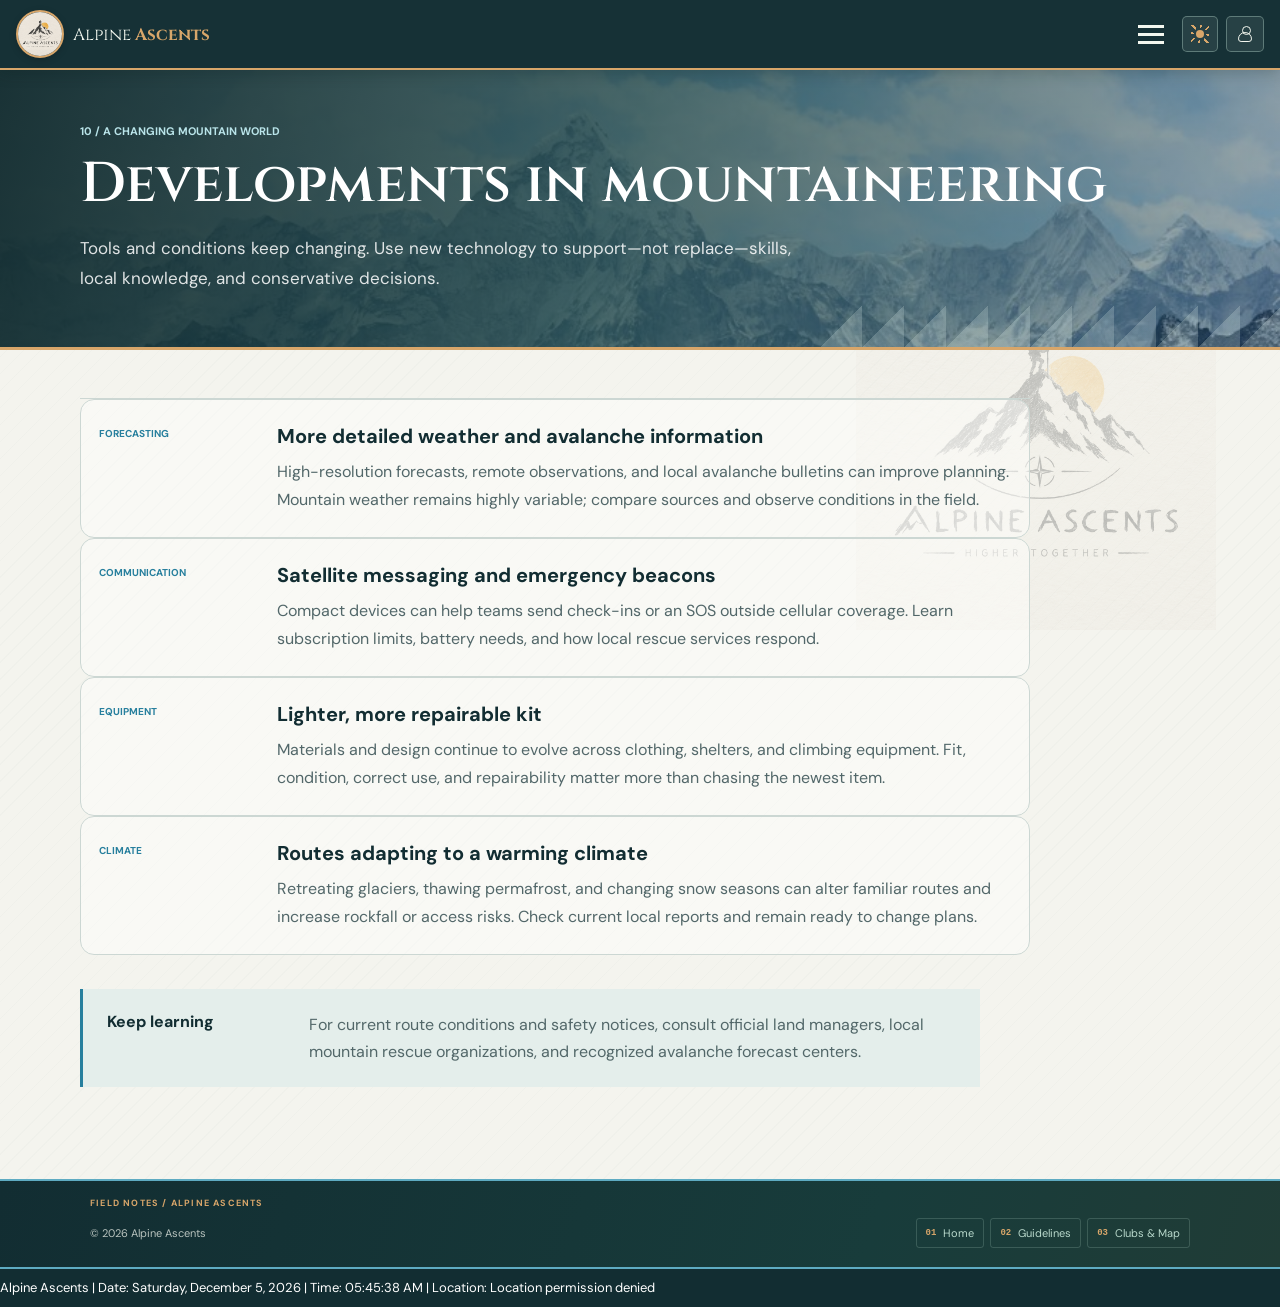
<file: pages/latest.html>
<!DOCTYPE html>
<html lang="en">
<head><meta charset="utf-8"><meta name="viewport" content="width=device-width, initial-scale=1"><meta name="description" content="Current themes and developments shaping mountaineering and mountain travel."><title>Latest Developments | Alpine Ascents</title><link rel="preconnect" href="https://fonts.googleapis.com"><link rel="preconnect" href="https://fonts.gstatic.com" crossorigin><link href="https://fonts.googleapis.com/css2?family=Cinzel:wght@600;700&family=DM+Sans:wght@400;500;600;700&display=swap" rel="stylesheet"><link rel="stylesheet" href="../css/style.css"></head>
<body>
  <header class="site-header"><div class="header-inner"><div class="brand"><a href="../pages/index.html" class="logo"><img class="logo-img" src="../images/alpine-ascents-emblem.png" alt=""><span class="logo-text">Alpine <b>Ascents</b></span></a></div><button class="menu-toggle" id="menuToggle" aria-label="Toggle menu" aria-expanded="false"><span></span><span></span><span></span></button><nav class="main-nav" id="mainNav" aria-label="Main navigation"><ul class="menu"><li><a href="../pages/index.html" class="nav-link" data-nav-page="index.html">Home</a></li><li class="has-dropdown"><a href="../pages/mountaineering.html" class="nav-link dropdown-toggle" id="dropToggle" data-nav-page="mountaineering.html">Mountaineering</a><ul class="dropdown"><li><a href="../pages/mountaineering.html#history" class="nav-link">History</a></li><li><a href="../pages/mountaineering.html#types" class="nav-link">Types / Styles</a></li><li><a href="../pages/mountaineering.html#techniques" class="nav-link">Techniques</a></li><li><a href="../pages/mountaineering.html#sheltering" class="nav-link">Sheltering</a></li><li><a href="../pages/hazards.html" class="nav-link" data-nav-page="hazards.html">Hazards</a></li></ul></li><li><a href="../pages/records.html" class="nav-link" data-nav-page="records.html">Records</a></li><li><a href="../pages/clubs.html" class="nav-link" data-nav-page="clubs.html">Clubs &amp; Map</a></li><li><a href="../pages/stories.html" class="nav-link" data-nav-page="stories.html">Success Stories</a></li><li><a href="../pages/gallery.html" class="nav-link" data-nav-page="gallery.html">Gallery</a></li><li><a href="../pages/latest.html" class="nav-link" data-nav-page="latest.html">Latest Developments</a></li><li><a href="../pages/guidelines.html" class="nav-link" data-nav-page="guidelines.html">Guidelines</a></li></ul></nav><div class="visitor-box" title="Visits in this browser"><span class="visitor-label">Visits</span><span class="visitor-count" id="visitorCount">0000</span></div></div></header>
  <main class="guide-page content-width"><header class="page-heading"><p class="section-kicker">10 / A CHANGING MOUNTAIN WORLD</p><h1>Developments in mountaineering</h1><p>Tools and conditions keep changing. Use new technology to support—not replace—skills, local knowledge, and conservative decisions.</p></header><div class="developments-list"><article><span class="development-label">FORECASTING</span><div><h2>More detailed weather and avalanche information</h2><p>High-resolution forecasts, remote observations, and local avalanche bulletins can improve planning. Mountain weather remains highly variable; compare sources and observe conditions in the field.</p></div></article><article><span class="development-label">COMMUNICATION</span><div><h2>Satellite messaging and emergency beacons</h2><p>Compact devices can help teams send check-ins or an SOS outside cellular coverage. Learn subscription limits, battery needs, and how local rescue services respond.</p></div></article><article><span class="development-label">EQUIPMENT</span><div><h2>Lighter, more repairable kit</h2><p>Materials and design continue to evolve across clothing, shelters, and climbing equipment. Fit, condition, correct use, and repairability matter more than chasing the newest item.</p></div></article><article><span class="development-label">CLIMATE</span><div><h2>Routes adapting to a warming climate</h2><p>Retreating glaciers, thawing permafrost, and changing snow seasons can alter familiar routes and increase rockfall or access risks. Check current local reports and remain ready to change plans.</p></div></article></div><aside class="note-strip"><strong>Keep learning</strong><p>For current route conditions and safety notices, consult official land managers, local mountain rescue organizations, and recognized avalanche forecast centers.</p></aside></main>
  <footer class="site-footer"><div class="site-footer-inner"><span>&copy; 2026 Alpine Ascents</span><nav aria-label="Footer navigation"><a href="../pages/index.html">Home</a><a href="../pages/guidelines.html">Guidelines</a><a href="../pages/clubs.html">Clubs &amp; Map</a></nav></div></footer><div class="ticker"><div class="ticker-track"><span id="tickerText">Loading date, time and location...</span></div></div><script src="../java%20script/app.js"></script>
</body></html>
</file>
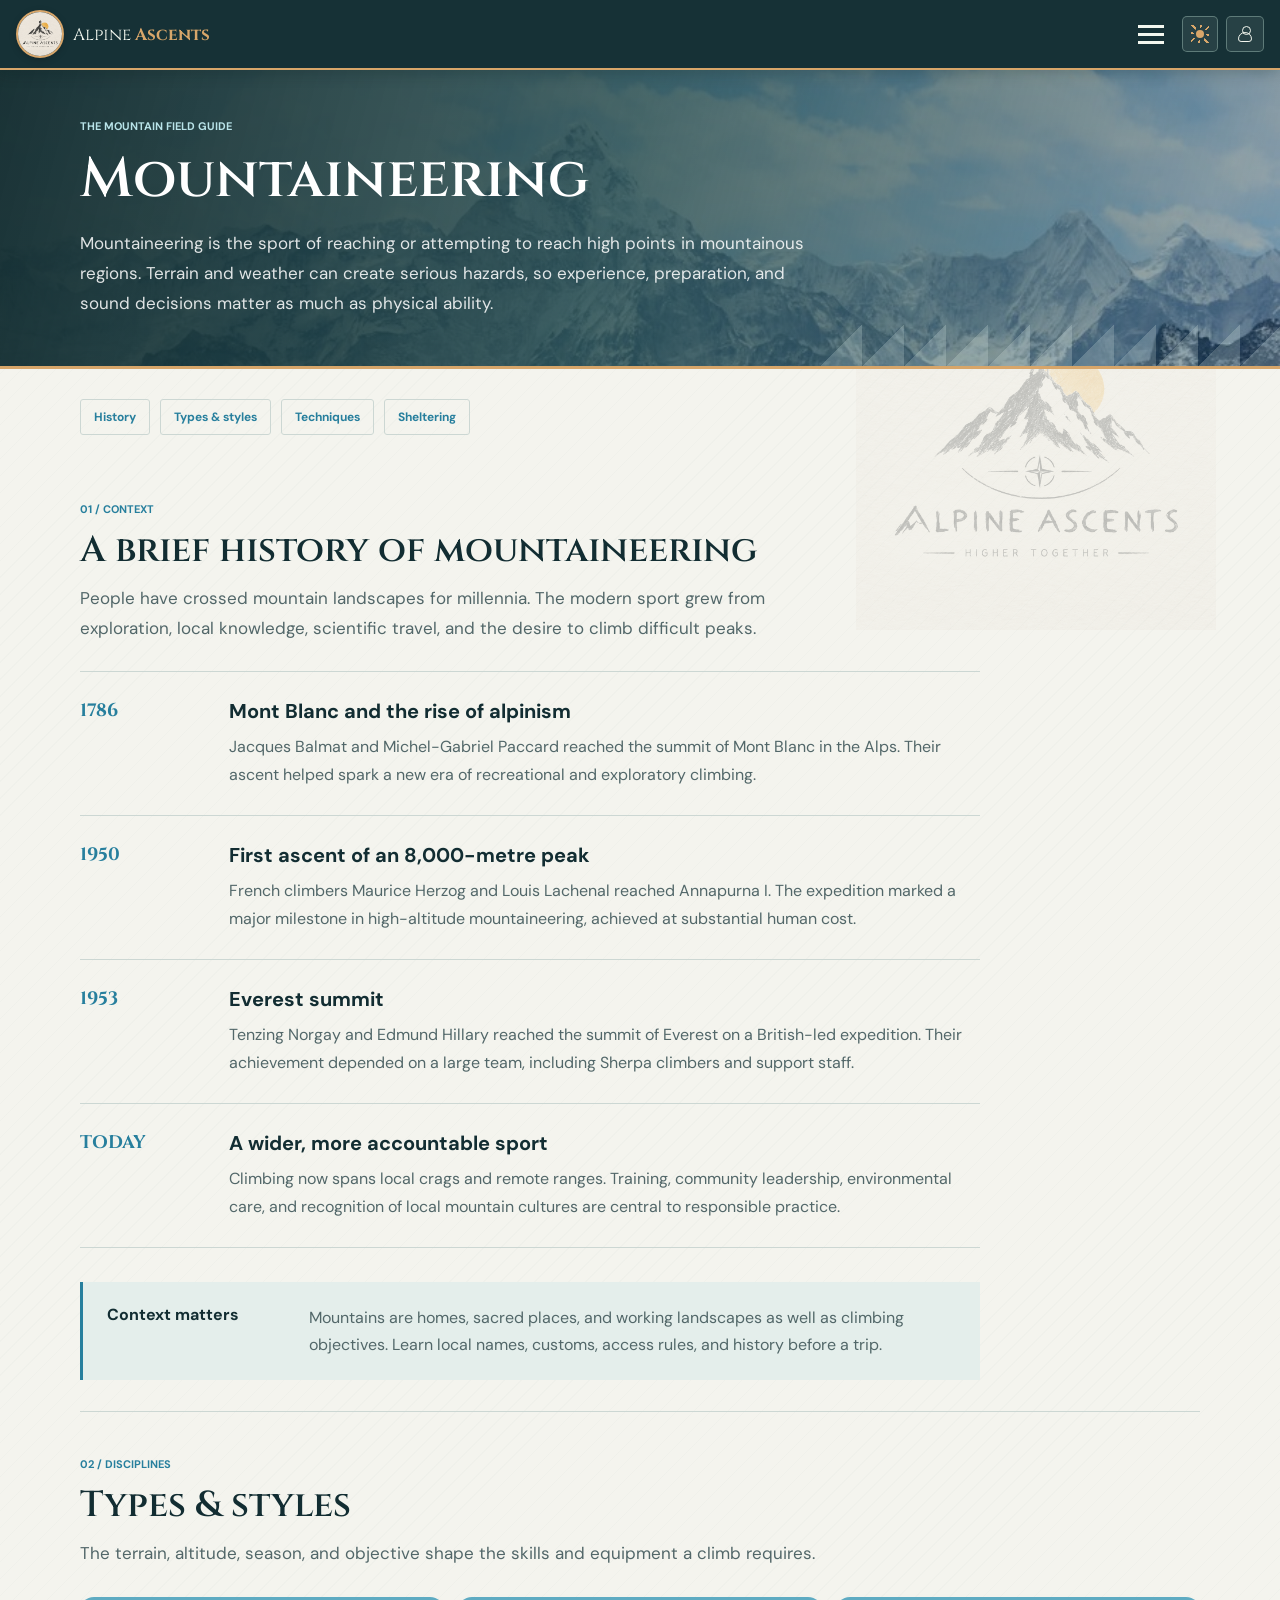
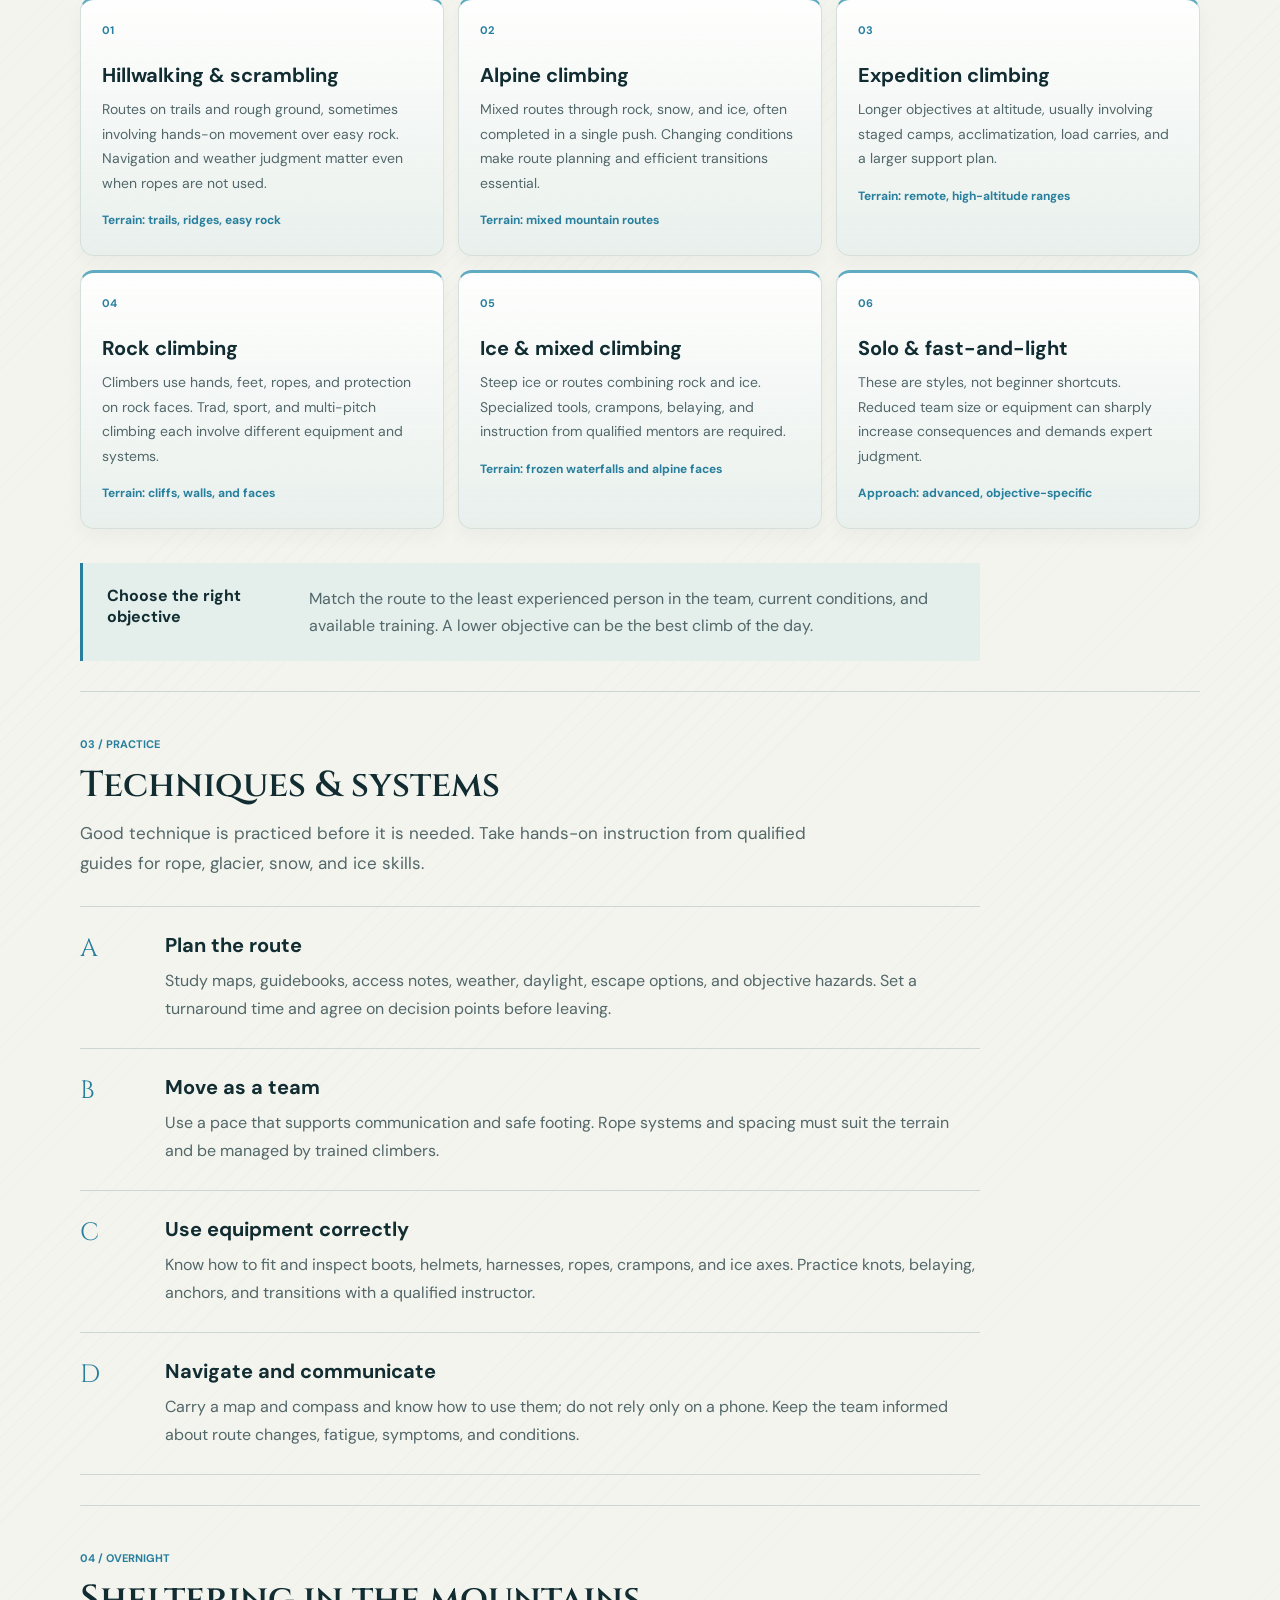
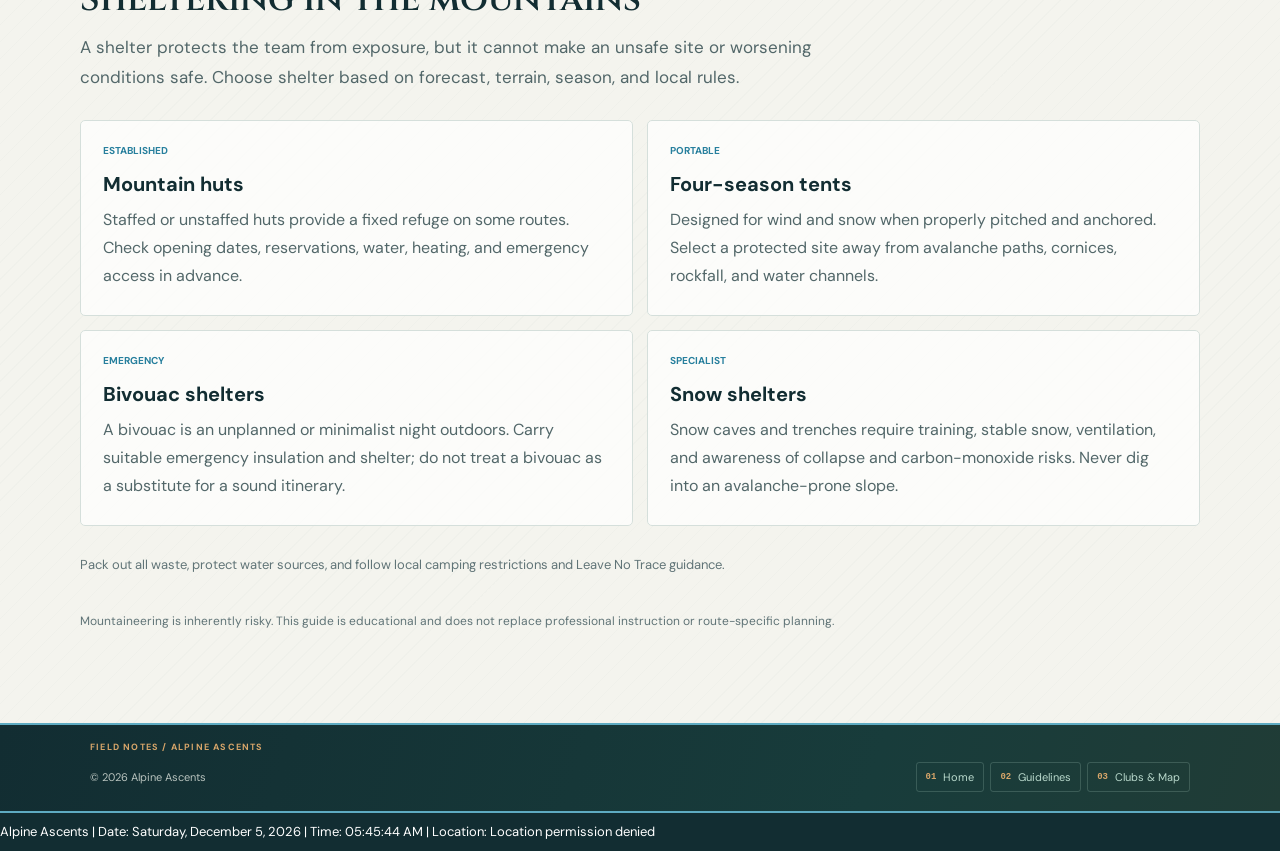
<file: pages/mountaineering.html>
<!DOCTYPE html>
<html lang="en">
<head>
  <meta charset="utf-8">
  <meta name="viewport" content="width=device-width, initial-scale=1">
  <meta name="description" content="Mountaineering history, climbing styles, essential techniques, and mountain shelter guidance.">
  <title>Mountaineering | Alpine Ascents</title>
  <link rel="preconnect" href="https://fonts.googleapis.com">
  <link rel="preconnect" href="https://fonts.gstatic.com" crossorigin>
  <link href="https://fonts.googleapis.com/css2?family=Cinzel:wght@600;700&family=DM+Sans:wght@400;500;600;700&display=swap" rel="stylesheet">
  <link rel="stylesheet" href="../css/style.css">
</head>
<body>
  <header class="site-header"><div class="header-inner">
    <div class="brand"><a href="../pages/index.html" class="logo"><img class="logo-img" src="../images/alpine-ascents-emblem.png" alt=""><span class="logo-text">Alpine <b>Ascents</b></span></a></div>
    <button class="menu-toggle" id="menuToggle" aria-label="Toggle menu" aria-expanded="false"><span></span><span></span><span></span></button>
    <nav class="main-nav" id="mainNav" aria-label="Main navigation"><ul class="menu">
      <li><a href="../pages/index.html" class="nav-link" data-nav-page="index.html">Home</a></li>
      <li class="has-dropdown"><a href="../pages/mountaineering.html" class="nav-link dropdown-toggle" id="dropToggle" data-nav-page="mountaineering.html">Mountaineering</a><ul class="dropdown">
        <li><a href="#history" class="nav-link">History</a></li><li><a href="#types" class="nav-link">Types / Styles</a></li><li><a href="#techniques" class="nav-link">Techniques</a></li><li><a href="#sheltering" class="nav-link">Sheltering</a></li><li><a href="../pages/hazards.html" class="nav-link" data-nav-page="hazards.html">Hazards</a></li>
      </ul></li>
      <li><a href="../pages/records.html" class="nav-link" data-nav-page="records.html">Records</a></li><li><a href="../pages/clubs.html" class="nav-link" data-nav-page="clubs.html">Clubs &amp; Map</a></li><li><a href="../pages/stories.html" class="nav-link" data-nav-page="stories.html">Success Stories</a></li><li><a href="../pages/gallery.html" class="nav-link" data-nav-page="gallery.html">Gallery</a></li><li><a href="../pages/latest.html" class="nav-link" data-nav-page="latest.html">Latest Developments</a></li><li><a href="../pages/guidelines.html" class="nav-link" data-nav-page="guidelines.html">Guidelines</a></li>
    </ul></nav>
    <div class="visitor-box" title="Visits in this browser"><span class="visitor-label">Visits</span><span class="visitor-count" id="visitorCount">0000</span></div>
  </div></header>
  <main class="guide-page content-width">
    <header class="page-heading"><p class="section-kicker">THE MOUNTAIN FIELD GUIDE</p><h1>Mountaineering</h1><p>Mountaineering is the sport of reaching or attempting to reach high points in mountainous regions. Terrain and weather can create serious hazards, so experience, preparation, and sound decisions matter as much as physical ability.</p></header>
    <nav class="topic-index" aria-label="On this page"><a href="#history">History</a><a href="#types">Types &amp; styles</a><a href="#techniques">Techniques</a><a href="#sheltering">Sheltering</a></nav>
    <section id="history" class="guide-section" aria-labelledby="historyTitle"><header class="page-heading compact"><p class="section-kicker">01 / CONTEXT</p><h2 id="historyTitle">A brief history of mountaineering</h2><p>People have crossed mountain landscapes for millennia. The modern sport grew from exploration, local knowledge, scientific travel, and the desire to climb difficult peaks.</p></header>
      <div class="timeline"><article class="timeline-entry"><span class="timeline-date">1786</span><div><h3>Mont Blanc and the rise of alpinism</h3><p>Jacques Balmat and Michel-Gabriel Paccard reached the summit of Mont Blanc in the Alps. Their ascent helped spark a new era of recreational and exploratory climbing.</p></div></article><article class="timeline-entry"><span class="timeline-date">1950</span><div><h3>First ascent of an 8,000-metre peak</h3><p>French climbers Maurice Herzog and Louis Lachenal reached Annapurna I. The expedition marked a major milestone in high-altitude mountaineering, achieved at substantial human cost.</p></div></article><article class="timeline-entry"><span class="timeline-date">1953</span><div><h3>Everest summit</h3><p>Tenzing Norgay and Edmund Hillary reached the summit of Everest on a British-led expedition. Their achievement depended on a large team, including Sherpa climbers and support staff.</p></div></article><article class="timeline-entry"><span class="timeline-date">TODAY</span><div><h3>A wider, more accountable sport</h3><p>Climbing now spans local crags and remote ranges. Training, community leadership, environmental care, and recognition of local mountain cultures are central to responsible practice.</p></div></article></div>
      <aside class="note-strip"><strong>Context matters</strong><p>Mountains are homes, sacred places, and working landscapes as well as climbing objectives. Learn local names, customs, access rules, and history before a trip.</p></aside>
    </section>
    <section id="types" class="guide-section" aria-labelledby="typesTitle"><header class="page-heading compact"><p class="section-kicker">02 / DISCIPLINES</p><h2 id="typesTitle">Types &amp; styles</h2><p>The terrain, altitude, season, and objective shape the skills and equipment a climb requires.</p></header>
      <div class="discipline-grid"><article class="discipline-item"><span>01</span><h3>Hillwalking &amp; scrambling</h3><p>Routes on trails and rough ground, sometimes involving hands-on movement over easy rock. Navigation and weather judgment matter even when ropes are not used.</p><p class="tagline">Terrain: trails, ridges, easy rock</p></article><article class="discipline-item"><span>02</span><h3>Alpine climbing</h3><p>Mixed routes through rock, snow, and ice, often completed in a single push. Changing conditions make route planning and efficient transitions essential.</p><p class="tagline">Terrain: mixed mountain routes</p></article><article class="discipline-item"><span>03</span><h3>Expedition climbing</h3><p>Longer objectives at altitude, usually involving staged camps, acclimatization, load carries, and a larger support plan.</p><p class="tagline">Terrain: remote, high-altitude ranges</p></article><article class="discipline-item"><span>04</span><h3>Rock climbing</h3><p>Climbers use hands, feet, ropes, and protection on rock faces. Trad, sport, and multi-pitch climbing each involve different equipment and systems.</p><p class="tagline">Terrain: cliffs, walls, and faces</p></article><article class="discipline-item"><span>05</span><h3>Ice &amp; mixed climbing</h3><p>Steep ice or routes combining rock and ice. Specialized tools, crampons, belaying, and instruction from qualified mentors are required.</p><p class="tagline">Terrain: frozen waterfalls and alpine faces</p></article><article class="discipline-item"><span>06</span><h3>Solo &amp; fast-and-light</h3><p>These are styles, not beginner shortcuts. Reduced team size or equipment can sharply increase consequences and demands expert judgment.</p><p class="tagline">Approach: advanced, objective-specific</p></article></div>
      <aside class="note-strip"><strong>Choose the right objective</strong><p>Match the route to the least experienced person in the team, current conditions, and available training. A lower objective can be the best climb of the day.</p></aside>
    </section>
    <section id="techniques" class="guide-section" aria-labelledby="techniquesTitle"><header class="page-heading compact"><p class="section-kicker">03 / PRACTICE</p><h2 id="techniquesTitle">Techniques &amp; systems</h2><p>Good technique is practiced before it is needed. Take hands-on instruction from qualified guides for rope, glacier, snow, and ice skills.</p></header>
      <div class="technique-list"><article class="technique-row"><span class="technique-mark">A</span><div><h3>Plan the route</h3><p>Study maps, guidebooks, access notes, weather, daylight, escape options, and objective hazards. Set a turnaround time and agree on decision points before leaving.</p></div></article><article class="technique-row"><span class="technique-mark">B</span><div><h3>Move as a team</h3><p>Use a pace that supports communication and safe footing. Rope systems and spacing must suit the terrain and be managed by trained climbers.</p></div></article><article class="technique-row"><span class="technique-mark">C</span><div><h3>Use equipment correctly</h3><p>Know how to fit and inspect boots, helmets, harnesses, ropes, crampons, and ice axes. Practice knots, belaying, anchors, and transitions with a qualified instructor.</p></div></article><article class="technique-row"><span class="technique-mark">D</span><div><h3>Navigate and communicate</h3><p>Carry a map and compass and know how to use them; do not rely only on a phone. Keep the team informed about route changes, fatigue, symptoms, and conditions.</p></div></article></div>
    </section>
    <section id="sheltering" class="guide-section" aria-labelledby="shelteringTitle"><header class="page-heading compact"><p class="section-kicker">04 / OVERNIGHT</p><h2 id="shelteringTitle">Sheltering in the mountains</h2><p>A shelter protects the team from exposure, but it cannot make an unsafe site or worsening conditions safe. Choose shelter based on forecast, terrain, season, and local rules.</p></header>
      <div class="shelter-grid"><article><span class="shelter-type">ESTABLISHED</span><h3>Mountain huts</h3><p>Staffed or unstaffed huts provide a fixed refuge on some routes. Check opening dates, reservations, water, heating, and emergency access in advance.</p></article><article><span class="shelter-type">PORTABLE</span><h3>Four-season tents</h3><p>Designed for wind and snow when properly pitched and anchored. Select a protected site away from avalanche paths, cornices, rockfall, and water channels.</p></article><article><span class="shelter-type">EMERGENCY</span><h3>Bivouac shelters</h3><p>A bivouac is an unplanned or minimalist night outdoors. Carry suitable emergency insulation and shelter; do not treat a bivouac as a substitute for a sound itinerary.</p></article><article><span class="shelter-type">SPECIALIST</span><h3>Snow shelters</h3><p>Snow caves and trenches require training, stable snow, ventilation, and awareness of collapse and carbon-monoxide risks. Never dig into an avalanche-prone slope.</p></article></div><p class="small-print">Pack out all waste, protect water sources, and follow local camping restrictions and Leave No Trace guidance.</p>
    </section>
    <p class="disclaimer">Mountaineering is inherently risky. This guide is educational and does not replace professional instruction or route-specific planning.</p>
  </main>
  <footer class="site-footer"><div class="site-footer-inner"><span>&copy; 2026 Alpine Ascents</span><nav aria-label="Footer navigation"><a href="../pages/index.html">Home</a><a href="../pages/guidelines.html">Guidelines</a><a href="../pages/clubs.html">Clubs &amp; Map</a></nav></div></footer><div class="ticker"><div class="ticker-track"><span id="tickerText">Loading date, time and location...</span></div></div>
  <script src="../java%20script/app.js"></script>
</body>
</html>
</file>
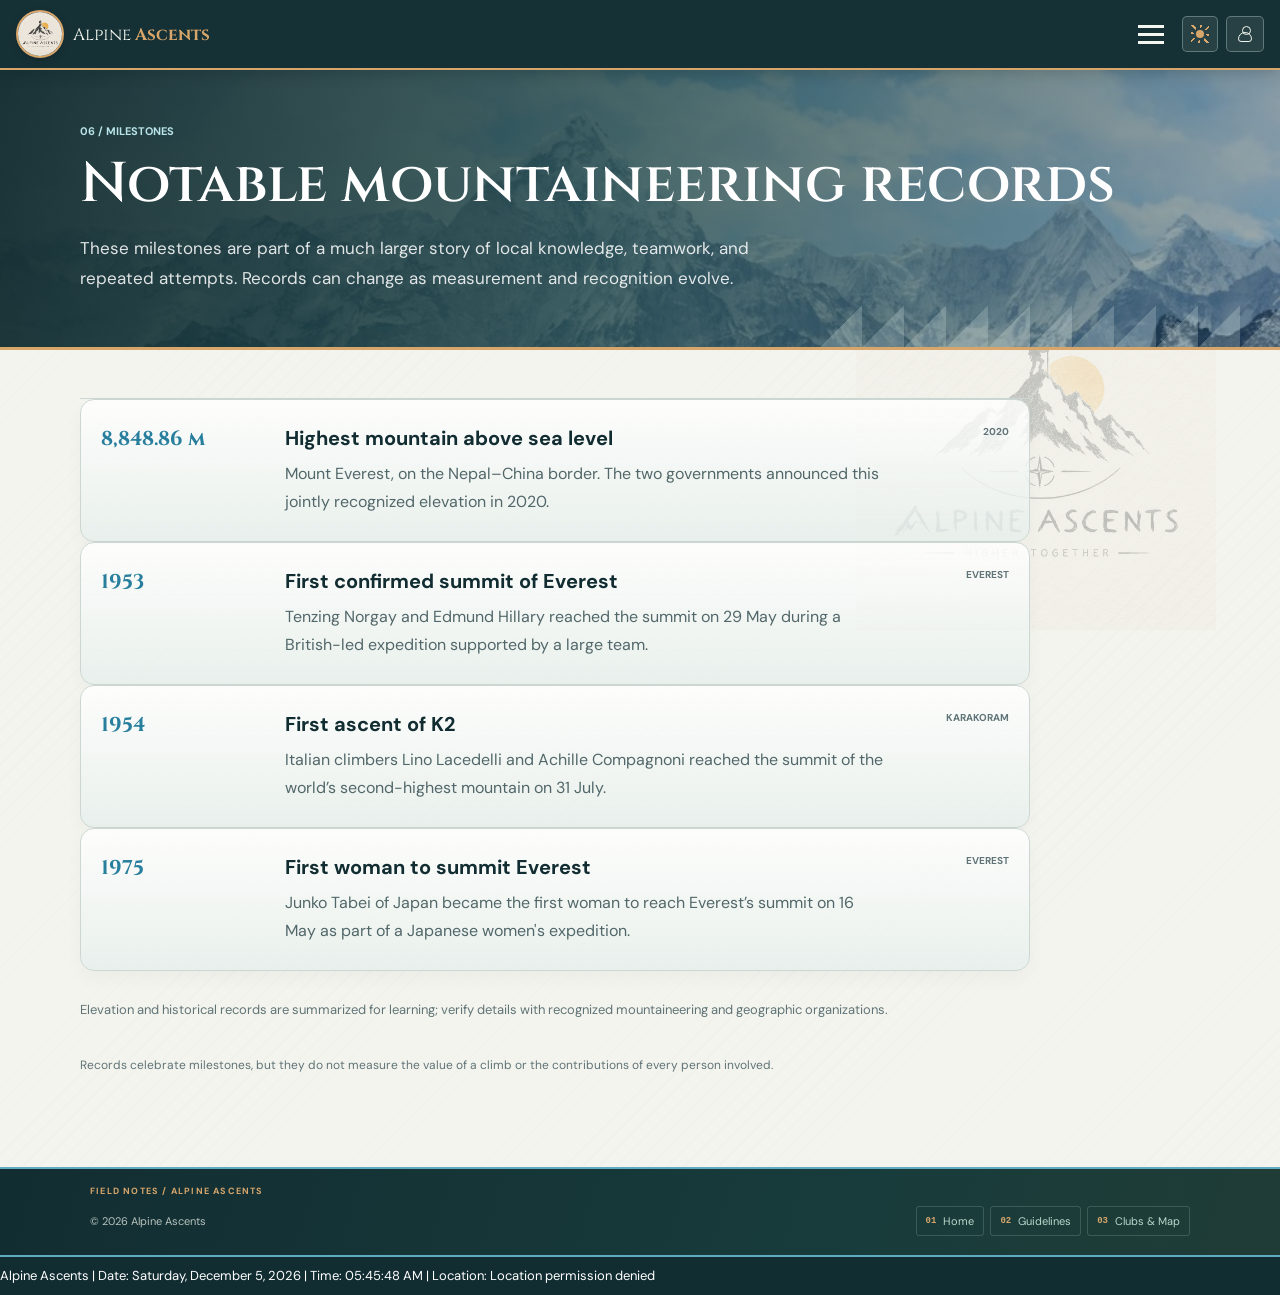
<file: pages/records.html>
<!DOCTYPE html>
<html lang="en">
<head><meta charset="utf-8"><meta name="viewport" content="width=device-width, initial-scale=1"><meta name="description" content="Notable milestones in mountaineering history and records."><title>Mountaineering Records | Alpine Ascents</title><link rel="preconnect" href="https://fonts.googleapis.com"><link rel="preconnect" href="https://fonts.gstatic.com" crossorigin><link href="https://fonts.googleapis.com/css2?family=Cinzel:wght@600;700&family=DM+Sans:wght@400;500;600;700&display=swap" rel="stylesheet"><link rel="stylesheet" href="../css/style.css"></head>
<body>
  <header class="site-header"><div class="header-inner"><div class="brand"><a href="../pages/index.html" class="logo"><img class="logo-img" src="../images/alpine-ascents-emblem.png" alt=""><span class="logo-text">Alpine <b>Ascents</b></span></a></div><button class="menu-toggle" id="menuToggle" aria-label="Toggle menu" aria-expanded="false"><span></span><span></span><span></span></button><nav class="main-nav" id="mainNav" aria-label="Main navigation"><ul class="menu"><li><a href="../pages/index.html" class="nav-link" data-nav-page="index.html">Home</a></li><li class="has-dropdown"><a href="../pages/mountaineering.html" class="nav-link dropdown-toggle" id="dropToggle" data-nav-page="mountaineering.html">Mountaineering</a><ul class="dropdown"><li><a href="../pages/mountaineering.html#history" class="nav-link">History</a></li><li><a href="../pages/mountaineering.html#types" class="nav-link">Types / Styles</a></li><li><a href="../pages/mountaineering.html#techniques" class="nav-link">Techniques</a></li><li><a href="../pages/mountaineering.html#sheltering" class="nav-link">Sheltering</a></li><li><a href="../pages/hazards.html" class="nav-link" data-nav-page="hazards.html">Hazards</a></li></ul></li><li><a href="../pages/records.html" class="nav-link" data-nav-page="records.html">Records</a></li><li><a href="../pages/clubs.html" class="nav-link" data-nav-page="clubs.html">Clubs &amp; Map</a></li><li><a href="../pages/stories.html" class="nav-link" data-nav-page="stories.html">Success Stories</a></li><li><a href="../pages/gallery.html" class="nav-link" data-nav-page="gallery.html">Gallery</a></li><li><a href="../pages/latest.html" class="nav-link" data-nav-page="latest.html">Latest Developments</a></li><li><a href="../pages/guidelines.html" class="nav-link" data-nav-page="guidelines.html">Guidelines</a></li></ul></nav><div class="visitor-box" title="Visits in this browser"><span class="visitor-label">Visits</span><span class="visitor-count" id="visitorCount">0000</span></div></div></header>
  <main class="guide-page content-width"><header class="page-heading"><p class="section-kicker">06 / MILESTONES</p><h1>Notable mountaineering records</h1><p>These milestones are part of a much larger story of local knowledge, teamwork, and repeated attempts. Records can change as measurement and recognition evolve.</p></header><div class="record-list"><article><span class="record-value">8,848.86 m</span><div><h2>Highest mountain above sea level</h2><p>Mount Everest, on the Nepal–China border. The two governments announced this jointly recognized elevation in 2020.</p></div><span class="record-year">2020</span></article><article><span class="record-value">1953</span><div><h2>First confirmed summit of Everest</h2><p>Tenzing Norgay and Edmund Hillary reached the summit on 29 May during a British-led expedition supported by a large team.</p></div><span class="record-year">EVEREST</span></article><article><span class="record-value">1954</span><div><h2>First ascent of K2</h2><p>Italian climbers Lino Lacedelli and Achille Compagnoni reached the summit of the world’s second-highest mountain on 31 July.</p></div><span class="record-year">KARAKORAM</span></article><article><span class="record-value">1975</span><div><h2>First woman to summit Everest</h2><p>Junko Tabei of Japan became the first woman to reach Everest’s summit on 16 May as part of a Japanese women's expedition.</p></div><span class="record-year">EVEREST</span></article></div><p class="small-print">Elevation and historical records are summarized for learning; verify details with recognized mountaineering and geographic organizations.</p><p class="disclaimer">Records celebrate milestones, but they do not measure the value of a climb or the contributions of every person involved.</p></main>
  <footer class="site-footer"><div class="site-footer-inner"><span>&copy; 2026 Alpine Ascents</span><nav aria-label="Footer navigation"><a href="../pages/index.html">Home</a><a href="../pages/guidelines.html">Guidelines</a><a href="../pages/clubs.html">Clubs &amp; Map</a></nav></div></footer><div class="ticker"><div class="ticker-track"><span id="tickerText">Loading date, time and location...</span></div></div><script src="../java%20script/app.js"></script>
</body></html>
</file>
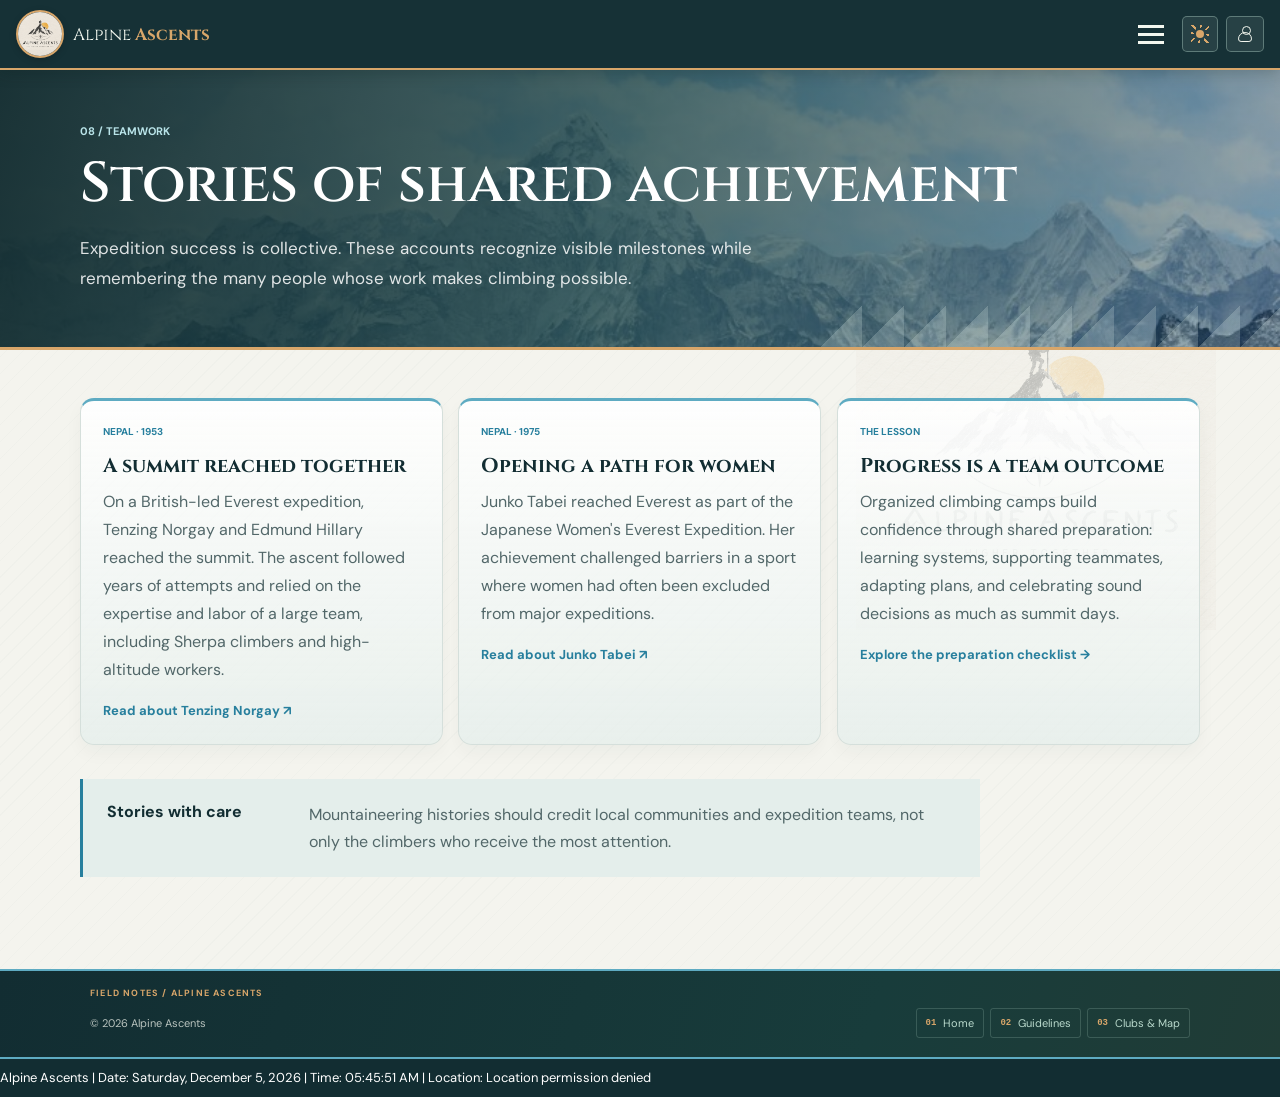
<file: pages/stories.html>
<!DOCTYPE html>
<html lang="en">
<head><meta charset="utf-8"><meta name="viewport" content="width=device-width, initial-scale=1"><meta name="description" content="Stories of teamwork and historic achievement in mountaineering."><title>Success Stories | Alpine Ascents</title><link rel="preconnect" href="https://fonts.googleapis.com"><link rel="preconnect" href="https://fonts.gstatic.com" crossorigin><link href="https://fonts.googleapis.com/css2?family=Cinzel:wght@600;700&family=DM+Sans:wght@400;500;600;700&display=swap" rel="stylesheet"><link rel="stylesheet" href="../css/style.css"></head>
<body>
  <header class="site-header"><div class="header-inner"><div class="brand"><a href="../pages/index.html" class="logo"><img class="logo-img" src="../images/alpine-ascents-emblem.png" alt=""><span class="logo-text">Alpine <b>Ascents</b></span></a></div><button class="menu-toggle" id="menuToggle" aria-label="Toggle menu" aria-expanded="false"><span></span><span></span><span></span></button><nav class="main-nav" id="mainNav" aria-label="Main navigation"><ul class="menu"><li><a href="../pages/index.html" class="nav-link" data-nav-page="index.html">Home</a></li><li class="has-dropdown"><a href="../pages/mountaineering.html" class="nav-link dropdown-toggle" id="dropToggle" data-nav-page="mountaineering.html">Mountaineering</a><ul class="dropdown"><li><a href="../pages/mountaineering.html#history" class="nav-link">History</a></li><li><a href="../pages/mountaineering.html#types" class="nav-link">Types / Styles</a></li><li><a href="../pages/mountaineering.html#techniques" class="nav-link">Techniques</a></li><li><a href="../pages/mountaineering.html#sheltering" class="nav-link">Sheltering</a></li><li><a href="../pages/hazards.html" class="nav-link" data-nav-page="hazards.html">Hazards</a></li></ul></li><li><a href="../pages/records.html" class="nav-link" data-nav-page="records.html">Records</a></li><li><a href="../pages/clubs.html" class="nav-link" data-nav-page="clubs.html">Clubs &amp; Map</a></li><li><a href="../pages/stories.html" class="nav-link" data-nav-page="stories.html">Success Stories</a></li><li><a href="../pages/gallery.html" class="nav-link" data-nav-page="gallery.html">Gallery</a></li><li><a href="../pages/latest.html" class="nav-link" data-nav-page="latest.html">Latest Developments</a></li><li><a href="../pages/guidelines.html" class="nav-link" data-nav-page="guidelines.html">Guidelines</a></li></ul></nav><div class="visitor-box" title="Visits in this browser"><span class="visitor-label">Visits</span><span class="visitor-count" id="visitorCount">0000</span></div></div></header>
  <main class="guide-page content-width"><header class="page-heading"><p class="section-kicker">08 / TEAMWORK</p><h1>Stories of shared achievement</h1><p>Expedition success is collective. These accounts recognize visible milestones while remembering the many people whose work makes climbing possible.</p></header><div class="story-grid"><article class="story-item"><div class="story-year">NEPAL · 1953</div><h2>A summit reached together</h2><p>On a British-led Everest expedition, Tenzing Norgay and Edmund Hillary reached the summit. The ascent followed years of attempts and relied on the expertise and labor of a large team, including Sherpa climbers and high-altitude workers.</p><a href="https://www.britannica.com/biography/Tenzing-Norgay" target="_blank" rel="noopener">Read about Tenzing Norgay &#8599;</a></article><article class="story-item"><div class="story-year">NEPAL · 1975</div><h2>Opening a path for women</h2><p>Junko Tabei reached Everest as part of the Japanese Women's Everest Expedition. Her achievement challenged barriers in a sport where women had often been excluded from major expeditions.</p><a href="https://www.britannica.com/biography/Junko-Tabei" target="_blank" rel="noopener">Read about Junko Tabei &#8599;</a></article><article class="story-item"><div class="story-year">THE LESSON</div><h2>Progress is a team outcome</h2><p>Organized climbing camps build confidence through shared preparation: learning systems, supporting teammates, adapting plans, and celebrating sound decisions as much as summit days.</p><a href="../pages/guidelines.html">Explore the preparation checklist &#8594;</a></article></div><aside class="note-strip"><strong>Stories with care</strong><p>Mountaineering histories should credit local communities and expedition teams, not only the climbers who receive the most attention.</p></aside></main>
  <footer class="site-footer"><div class="site-footer-inner"><span>&copy; 2026 Alpine Ascents</span><nav aria-label="Footer navigation"><a href="../pages/index.html">Home</a><a href="../pages/guidelines.html">Guidelines</a><a href="../pages/clubs.html">Clubs &amp; Map</a></nav></div></footer><div class="ticker"><div class="ticker-track"><span id="tickerText">Loading date, time and location...</span></div></div><script src="../java%20script/app.js"></script>
</body></html>
</file>
<file: css/style.css>
/* ================= BASE ================= */
* { box-sizing: border-box; margin: 0; padding: 0; }

:root {
  --alpine-ink: #122d32;
  --alpine-pine: #1b3e3d;
  --alpine-pine-light: #28514b;
  --alpine-snow: #f3f7ef;
  --alpine-frost: #b9d9cc;
  --alpine-sunrise: #d8a66a;
}

html, body { min-height: 100%; overflow-x: clip; }

body {
  display: flex;
  flex-direction: column;
  min-height: 100vh;
  overflow-x: clip;
  font-family: "Segoe UI", Arial, Helvetica, sans-serif;
  background: #f2f6fa;
  color: #1c2b3a;
  padding-top: 70px;      /* space for fixed header */
  padding-bottom: 0;
}

body {
  animation: site-page-enter 450ms ease both;
  transition: opacity 280ms ease;
}

body.page-exit {
  animation: none;
  opacity: 0;
  pointer-events: none;
}

@keyframes site-page-enter {
  from { opacity: 0; }
  to { opacity: 1; }
}

a { text-decoration: none; }
ul { list-style: none; }

/* ================= HEADER ================= */
.site-header {
  position: fixed;
  top: 0; left: 0; right: 0;
  height: 70px;
  background: linear-gradient(112deg, var(--alpine-ink), var(--alpine-pine) 72%, #24443d);
  box-shadow: 0 3px 14px rgba(10, 30, 29, 0.24);
  border-bottom: 2px solid rgba(216, 166, 106, 0.72);
  z-index: 1000;
}

.header-inner {
  max-width: 1300px;
  height: 100%;
  margin: 0 auto;
  padding: 0 16px;
  display: -webkit-flex;
  display: -ms-flexbox;
  display: flex;
  align-items: center;
  justify-content: space-between;
}

/* ================= LOGO ================= */
.logo {
  display: -webkit-flex;
  display: -ms-flexbox;
  display: flex;
  align-items: center;
  color: var(--alpine-snow);
}

.logo-img {
  display: block;
  flex: 0 0 48px;
  width: 48px;
  height: 48px;
  margin-right: 9px;
  object-fit: cover;
  object-position: center 38%;
  border: 2px solid var(--alpine-sunrise);
  border-radius: 50%;
  filter: drop-shadow(0 2px 3px rgba(0, 0, 0, 0.2));
}

.logo-text {
  font-size: 20px;
  letter-spacing: 0;
  white-space: nowrap;
}

.logo-text b { color: var(--alpine-sunrise); }

/* ================= NAV MENU ================= */
.main-nav {
  display: flex;
  flex: 1;
  align-items: center;
  margin: 0 10px;
}

.menu {
  display: -webkit-flex;
  display: -ms-flexbox;
  display: flex;
  flex: 1;
  min-width: 0;
  margin: 0;
  padding: 0;
  column-gap: 4px;
  justify-content: center;
  align-items: center;
}

.menu > li { position: relative; }

@media (min-width: 1321px) {
  .menu { column-gap: 2px; }
  .menu > li > .nav-link { padding-right: 7px; padding-left: 7px; }
}

.nav-link {
  display: flex;
  align-items: center;
  position: relative;
  height: 40px;
  padding: 0 10px;
  border-radius: 4px;
  color: #dce9df;
  font-size: 14px;
  font-weight: 600;
  line-height: 1.2;
  white-space: nowrap;
  -webkit-transition: background-color 0.2s ease, color 0.2s ease;
  transition: background-color 0.2s ease, color 0.2s ease;
}

.nav-link:hover {
  background-color: rgba(243, 247, 239, 0.1);
  color: var(--alpine-snow);
}

.nav-link.active {
  background-color: rgba(185, 217, 204, 0.13);
  color: var(--alpine-snow);
}

.menu > li > .nav-link.active::before {
  position: absolute;
  content: "";
  height: 2px;
  left: 10px;
  right: 10px;
  bottom: 5px;
  background: var(--alpine-sunrise);
  border-radius: 2px;
}

/* ================= DROPDOWN (fade in / out) ================= */
.dropdown {
  position: absolute;
  top: calc(100% + 8px);
  left: 0;
  min-width: 190px;
  padding: 5px;
  background: #183a39;
  border: 1px solid rgba(185, 217, 204, 0.2);
  border-radius: 5px;
  box-shadow: 0 12px 26px rgba(8, 26, 25, 0.28);
  opacity: 0;
  visibility: hidden;
  -webkit-transition: opacity 0.35s ease, visibility 0.35s;
  transition: opacity 0.35s ease, visibility 0.35s;
}

.dropdown .nav-link { padding: 13px 16px; }

.has-dropdown:hover .dropdown,
.has-dropdown.open .dropdown {
  opacity: 1;
  visibility: visible;
}

/* ================= VISITOR COUNT (top right) ================= */
.visitor-box {
  display: -webkit-flex;
  display: -ms-flexbox;
  display: flex;
  flex: 0 0 auto;
  flex-direction: row;
  align-items: center;
  gap: 8px;
  background: rgba(243, 247, 239, 0.07);
  border: 1px solid rgba(185, 217, 204, 0.32);
  border-radius: 6px;
  padding: 7px 10px;
  color: var(--alpine-snow);
  min-width: 78px;
}

.visitor-label {
  font-size: 10px;
  text-transform: uppercase;
  letter-spacing: 0.5px;
  color: var(--alpine-frost);
  white-space: nowrap;
}

.visitor-count {
  min-width: 0;
  max-width: 5.5em;
  overflow-wrap: anywhere;
  font-size: 16px;
  font-weight: 700;
  font-family: "Courier New", monospace;
  color: var(--alpine-sunrise);
}

.theme-toggle {
  display: inline-flex;
  align-items: center;
  justify-content: center;
  gap: 7px;
  flex: 0 0 auto;
  min-height: 36px;
  margin-left: 8px;
  padding: 0 10px;
  border: 1px solid rgba(185, 217, 204, 0.38);
  border-radius: 5px;
  background: rgba(243, 247, 239, 0.08);
  color: var(--alpine-snow);
  font: inherit;
  font-size: 11px;
  font-weight: 700;
  cursor: pointer;
  transition: background-color 0.2s ease, border-color 0.2s ease, color 0.2s ease;
}

.header-tools { display: flex; flex: 0 0 auto; align-items: center; gap: 8px; }
.header-tools .theme-toggle { margin-left: 0; }
.account-toggle { display: inline-flex; width: 38px; height: 36px; flex: 0 0 auto; align-items: center; justify-content: center; border: 1px solid rgba(185, 217, 204, 0.38); border-radius: 5px; background: rgba(243, 247, 239, 0.08); color: var(--alpine-snow); cursor: pointer; }
.account-toggle:hover { border-color: var(--alpine-sunrise); background: rgba(94, 171, 194, 0.2); }
.account-toggle:focus-visible { outline: 2px solid var(--alpine-sunrise); outline-offset: 2px; }
.account-icon { position: relative; display: block; width: 18px; height: 18px; }
.account-icon::before { position: absolute; top: 1px; left: 6px; width: 7px; height: 7px; border: 1.5px solid currentColor; border-radius: 50%; content: ""; }
.account-icon::after { position: absolute; right: 2px; bottom: 1px; left: 2px; height: 8px; border: 1.5px solid currentColor; border-radius: 9px 9px 4px 4px; content: ""; }

.profile-dialog { position: fixed; inset: 0; width: min(460px, calc(100% - 28px)); max-width: none; max-height: calc(100% - 28px); margin: auto; padding: 24px; overflow-y: auto; scrollbar-width: none; -ms-overflow-style: none; border: 1px solid var(--alpine-line); border-top: 3px solid var(--alpine-sunrise); border-radius: 5px; background: var(--alpine-paper); color: var(--alpine-text); box-shadow: 0 24px 70px rgba(0, 0, 0, 0.38); }
.profile-dialog::-webkit-scrollbar { display: none; }
.profile-dialog::backdrop { background: rgba(8, 25, 28, 0.68); }
.profile-dialog-header { display: flex; align-items: flex-start; justify-content: space-between; gap: 20px; margin: -24px -24px 22px; padding: 28px 24px 24px; background: linear-gradient(100deg, rgba(13, 39, 42, 0.94), rgba(24, 60, 59, 0.72)), url("../images/first-light.jpg") center 46% / cover; color: #fff; }
.profile-dialog-header .section-kicker { margin: 0 0 7px; color: #b9e4e9; }
.profile-dialog h2 { margin: 0; color: #fff; font-family: "Cinzel", Georgia, serif; font-size: 27px; line-height: 1.2; }
.profile-subtitle { max-width: 330px; margin: 8px 0 0; color: rgba(243, 247, 239, 0.82); font-size: 12px; line-height: 1.5; }
.profile-close { width: 34px; height: 34px; flex: 0 0 auto; border: 1px solid rgba(243, 247, 239, 0.55); border-radius: 3px; background: rgba(18, 45, 50, 0.35); color: #fff; font-size: 23px; line-height: 1; cursor: pointer; }
.profile-close:hover { border-color: var(--alpine-sunrise); background: rgba(18, 45, 50, 0.7); }
.profile-tabs { display: grid; grid-template-columns: 1fr 1fr; gap: 4px; margin-bottom: 18px; padding: 4px; border: 1px solid var(--alpine-line); border-radius: 4px; background: rgba(229, 236, 232, 0.8); }
.profile-tabs button { min-height: 38px; border: 1px solid var(--alpine-line); border-radius: 3px; background: transparent; color: var(--alpine-text); font: inherit; font-size: 12px; font-weight: 700; cursor: pointer; }
.profile-tabs button[aria-pressed="true"] { border-color: var(--alpine-ice-dark); background: var(--alpine-ink); color: #fff; }
.profile-dialog form { display: grid; gap: 13px; }
.profile-dialog form[hidden], .profile-forms[hidden], .profile-signed-in[hidden] { display: none; }
.profile-dialog form label { display: grid; gap: 6px; color: var(--alpine-ink); font-size: 12px; font-weight: 700; }
.profile-dialog form input { width: 100%; min-height: 42px; padding: 0 11px; border: 1px solid var(--alpine-line); border-radius: 3px; background: #fff; color: var(--alpine-text); font: inherit; }
.profile-dialog form label small { color: var(--alpine-muted); font-size: 10px; font-weight: 400; }
.profile-dialog form .planner-submit { width: 100%; margin-top: 3px; }
.profile-message { min-height: 18px; margin: 12px 0 0; color: var(--alpine-ice-dark); font-size: 12px; line-height: 1.5; }
.profile-note { margin: 13px 0 0; padding: 11px 12px; border-left: 2px solid var(--alpine-sunrise); background: rgba(216, 166, 106, 0.1); color: var(--alpine-muted); font-size: 11px; line-height: 1.6; }
.profile-welcome { margin: 0 0 16px; color: var(--alpine-text); font-size: 14px; line-height: 1.6; }
.profile-signout { min-height: 38px; padding: 0 12px; border: 1px solid var(--alpine-line); border-radius: 3px; background: transparent; color: var(--alpine-text); font: inherit; font-size: 12px; cursor: pointer; }

body.dark-mode .profile-dialog { background: var(--alpine-paper); }
body.dark-mode .profile-dialog form label { color: var(--alpine-text); }
body.dark-mode .profile-dialog form input { border-color: var(--alpine-line); background: #203638; color: var(--alpine-text); }
body.dark-mode .profile-close,
body.dark-mode .profile-signout,
body.dark-mode .profile-tabs button { color: var(--alpine-text); }
body.dark-mode .profile-tabs button[aria-pressed="true"] { color: #fff; }
body.dark-mode .profile-tabs { background: #203638; }

@media (max-width: 480px) {
  .profile-dialog { padding: 19px; }
  .profile-dialog-header { margin: -19px -19px 19px; padding: 23px 19px 20px; }
}

.theme-toggle:hover {
  border-color: var(--alpine-sunrise);
  background: rgba(94, 171, 194, 0.2);
}

.theme-toggle:focus-visible {
  outline: 2px solid var(--alpine-sunrise);
  outline-offset: 2px;
}

.theme-toggle-label { display: none; }

.theme-toggle-icon {
  position: relative;
  display: block;
  width: 18px;
  height: 18px;
}

.theme-toggle-icon::before {
  position: absolute;
  z-index: 1;
  inset: 5px;
  border-radius: 50%;
  background: var(--alpine-sunrise);
  content: "";
}

.theme-toggle-icon::after {
  position: absolute;
  inset: 0;
  background: repeating-conic-gradient(var(--alpine-sunrise) 0deg 12deg, transparent 12deg 45deg);
  -webkit-mask: radial-gradient(circle, transparent 0 6px, #000 6.5px);
  mask: radial-gradient(circle, transparent 0 6px, #000 6.5px);
  content: "";
}

.dark-mode .theme-toggle-icon::before {
  inset: 0;
  display: flex;
  align-items: center;
  justify-content: center;
  border-radius: 0;
  background: none;
  color: var(--alpine-sunrise);
  content: "\263E";
  font-size: 17px;
  line-height: 1;
}

.dark-mode .theme-toggle-icon::after { display: none; }

/* ================= HAMBURGER ================= */
.menu-toggle {
  display: none;
  background: none;
  border: 0;
  cursor: pointer;
  padding: 8px;
  margin-left: auto;
  margin-right: 10px;
  border-radius: 4px;
}

.menu-toggle:hover { background: rgba(243, 247, 239, 0.1); }

.menu-toggle span {
  display: block;
  width: 26px;
  height: 3px;
  margin: 5px 0;
  background: var(--alpine-snow);
  -webkit-transition: all 0.3s;
  transition: all 0.3s;
}

/* ================= PAGES (SPA fade) ================= */
.content {
  max-width: 1100px;
  margin: 0 auto;
  padding: 30px 16px;
}

/* ================= SITE FOOTER ================= */
.site-footer {
  width: 100%;
  margin: 0;
  flex: 0 0 auto;
  padding: 16px 24px 19px;
  background: linear-gradient(108deg, var(--alpine-ink), #183c3b 68%, #203c36);
  color: var(--alpine-snow);
  border-top: 2px solid var(--alpine-ice);
  font-size: 13px;
}

.site-footer-inner {
  display: grid;
  grid-template-columns: minmax(0, 1fr) auto;
  align-items: center;
  column-gap: 24px;
  max-width: 1100px;
  margin: 0 auto;
  row-gap: 9px;
}

.site-footer-inner::before {
  grid-column: 1 / -1;
  content: "FIELD NOTES  /  ALPINE ASCENTS";
  color: var(--alpine-sunrise);
  font-size: 9px;
  font-weight: 700;
  letter-spacing: 1.2px;
}

.site-footer nav {
  display: flex;
  flex-wrap: wrap;
  justify-content: flex-end;
  gap: 6px;
  counter-reset: footer-link;
}

.site-footer a {
  display: inline-flex;
  align-items: center;
  gap: 7px;
  padding: 7px 9px;
  border: 1px solid rgba(185, 217, 204, 0.2);
  border-radius: 3px;
  color: var(--alpine-frost);
  font-size: 11px;
  transition: background-color 0.2s ease, border-color 0.2s ease, color 0.2s ease;
}

.site-footer a::before {
  counter-increment: footer-link;
  content: "0" counter(footer-link);
  color: var(--alpine-sunrise);
  font-family: "Courier New", monospace;
  font-size: 9px;
  font-weight: 700;
}

.site-footer a:hover,
.site-footer a:focus-visible {
  color: #ffffff;
  border-color: rgba(94, 171, 194, 0.7);
  background: rgba(94, 171, 194, 0.13);
  text-decoration: none;
}

.site-footer-inner > span { color: rgba(243, 247, 239, 0.74); font-size: 11px; }

/* ================= TICKER ================= */
.ticker {
  position: relative;
  flex: 0 0 40px;
  width: 100%;
  height: 40px;
  background: #0b2a4a;
  color: #ffffff;
  overflow: hidden;
  border-top: 2px solid #ff8a3d;
}

.ticker-track {
  display: block;
  width: max-content;
  white-space: nowrap;
  line-height: 38px;
  padding-left: 0;
  font-size: 15px;
  -webkit-animation: ticker-scroll 22s linear infinite;
  animation: ticker-scroll 22s linear infinite;
}

@-webkit-keyframes ticker-scroll {
  0%   { -webkit-transform: translateX(100vw); }
  100% { -webkit-transform: translateX(-100%); }
}
@keyframes ticker-scroll {
  0%   { transform: translateX(100vw); }
  100% { transform: translateX(-100%); }
}

/* ================= RESPONSIVE ================= */
@media (max-width: 1320px) {
  .nav-link { padding: 24px 7px; font-size: 13px; }
  .logo-text { font-size: 17px; }
}

@media (max-width: 1320px) {
  .menu-toggle { display: block; }

  .main-nav {
    position: absolute;
    top: 70px; left: 0; right: 0;
    display: block;
    margin: 0;
    background: var(--alpine-ink);
    border-top: 1px solid rgba(185, 217, 204, 0.16);
    box-shadow: 0 14px 22px rgba(8, 26, 25, 0.22);
    max-height: 0;
    overflow: hidden;
    opacity: 0;
    -webkit-transition: max-height 0.4s ease, opacity 0.4s ease;
    transition: max-height 0.4s ease, opacity 0.4s ease;
  }

  .main-nav.open {
    max-height: 80vh;
    overflow-y: auto;
    opacity: 1;
  }

  .menu { display: block; }
  .nav-link { padding: 14px 20px; }

  /* dropdown becomes an inline accordion */
  .dropdown {
    position: static;
    display: none;
    opacity: 1;
    visibility: visible;
    box-shadow: none;
    background: var(--alpine-pine);
  }

  .has-dropdown:hover .dropdown { display: none; }
  .has-dropdown.open .dropdown  { display: block; }
  .dropdown .nav-link { padding-left: 38px; }
}

@media (max-width: 480px) {
  .logo-text { display: none; }
  .visitor-box { min-width: 66px; padding: 3px 8px; }
}

/* ================= FIELD GUIDE EXPERIENCE ================= */
:root {
  --alpine-ice: #5eabc2;
  --alpine-ice-dark: #277f9d;
  --alpine-paper: #f4f4ee;
  --alpine-mist: #e5ece8;
  --alpine-text: #213436;
  --alpine-muted: #607477;
  --alpine-line: #ccd7d3;
}

body {
  font-family: "DM Sans", "Segoe UI", Arial, sans-serif;
  background: var(--alpine-paper);
  color: var(--alpine-text);
}

.site-header {
  background: rgba(18, 45, 50, 0.98);
  border-bottom-color: var(--alpine-sunrise);
}

.logo-text { font-family: "Cinzel", Georgia, serif; }

.nav-link:hover,
.nav-link.active:hover {
  background: rgba(94, 171, 194, 0.2);
  color: #fff;
}

.nav-link:focus-visible {
  background: var(--alpine-ice-dark);
  color: #fff;
}

.nav-link.active {
  background: rgba(94, 171, 194, 0.2);
  color: #fff;
}

.nav-link:focus-visible,
.action-button:focus-visible,
.text-link:focus-visible,
.explore-item:focus-visible,
.club-choice:focus-visible {
  outline: 2px solid var(--alpine-sunrise);
  outline-offset: 2px;
}

.dropdown { background: var(--alpine-ink); }

.content {
  max-width: none;
  flex: 1 0 auto;
  margin: 0;
  padding: 0 0 64px;
}

.guide-page { flex: 1 0 auto; }

.content-width {
  width: min(1120px, calc(100% - 48px));
  margin: 0 auto;
}

.content,
.guide-page {
  position: relative;
  isolation: isolate;
}

.motion-ready .scroll-reveal {
  opacity: 0;
  transform: translateY(24px) scale(0.985);
  transition: opacity 700ms cubic-bezier(0.2, 0.65, 0.3, 1) var(--reveal-delay, 0ms),
    transform 700ms cubic-bezier(0.2, 0.65, 0.3, 1) var(--reveal-delay, 0ms);
  will-change: opacity, transform;
}

.motion-ready .scroll-reveal.is-visible {
  opacity: 1;
  transform: translateY(0) scale(1);
}

.content::after,
.guide-page::after {
  position: fixed;
  z-index: -1;
  right: clamp(16px, 5vw, 76px);
  top: 50%;
  bottom: auto;
  width: min(36vw, 360px);
  aspect-ratio: 1;
  background: url("../images/alpine-ascents-emblem.png") center / contain no-repeat;
  content: "";
  opacity: 0.24;
  mix-blend-mode: multiply;
  pointer-events: none;
  transform: translateY(-50%);
}

body {
  background-image: repeating-linear-gradient(135deg, rgba(31, 78, 74, 0.018) 0, rgba(31, 78, 74, 0.018) 1px, transparent 1px, transparent 12px);
}

.home-hero {
  position: relative;
  display: flex;
  align-items: center;
  min-height: 64vh;
  min-height: max(460px, 64vh);
  padding: 64px max(7vw, calc((100vw - 1120px) / 2));
  overflow: hidden;
  color: #fff;
  background-color: #24443d;
  background-image: linear-gradient(90deg, rgba(11, 31, 33, 0.86) 0%, rgba(14, 39, 40, 0.59) 43%, rgba(19, 43, 44, 0.04) 100%), url("../images/alpine-ridges.jpg");
  background-size: cover;
  background-position: center 54%;
}

.hero-copy { width: min(590px, 100%); }

.eyebrow,
.section-kicker {
  margin-bottom: 14px;
  color: var(--alpine-ice-dark);
  font-size: 11px;
  font-weight: 700;
  line-height: 1.5;
  text-transform: uppercase;
}

.hero-copy .eyebrow { color: #c5e8ed; }

.hero-copy h1 {
  margin: 0;
  color: #fff;
  font-family: "Cinzel", Georgia, serif;
  font-size: 76px;
  font-weight: 600;
  line-height: 0.98;
}

.hero-copy h1 span { color: #d5e8d8; }

.hero-lede {
  max-width: 480px;
  margin: 24px 0 0;
  color: rgba(255, 255, 255, 0.91);
  font-size: 18px;
  line-height: 1.6;
}

.hero-actions {
  display: flex;
  align-items: center;
  flex-wrap: wrap;
  gap: 22px;
  margin-top: 30px;
}

.hero-stats {
  display: grid;
  grid-template-columns: repeat(3, minmax(0, 1fr));
  gap: 12px;
  margin-top: 26px;
  max-width: 540px;
}

.hero-stat {
  display: grid;
  gap: 6px;
  padding: 14px 14px 12px;
  border: 1px solid rgba(255, 255, 255, 0.2);
  border-radius: 10px;
  background: rgba(10, 29, 31, 0.22);
  backdrop-filter: blur(2px);
}

.hero-stat-number {
  color: var(--alpine-sunrise);
  font-size: 18px;
  font-weight: 700;
  letter-spacing: 0.04em;
}

.hero-stat-label {
  color: rgba(255, 255, 255, 0.8);
  font-size: 10px;
  line-height: 1.5;
  text-transform: uppercase;
  letter-spacing: 0.08em;
}

.action-button {
  display: inline-flex;
  align-items: center;
  gap: 18px;
  min-height: 48px;
  padding: 0 18px;
  background: linear-gradient(135deg, var(--alpine-sunrise), #c98747);
  color: #fff;
  font-size: 14px;
  font-weight: 700;
  box-shadow: 0 14px 28px rgba(210, 139, 66, 0.28);
  transition: background-color 0.2s ease, transform 0.2s ease, box-shadow 0.2s ease;
}

.action-button:hover { background: linear-gradient(135deg, #c98747, #b86f31); color: #fff; transform: translateY(-2px); box-shadow: 0 18px 30px rgba(210, 139, 66, 0.32); }
.action-button span { font-size: 18px; }

.text-link {
  color: #fff;
  font-size: 14px;
  font-weight: 600;
  text-decoration: underline;
  text-decoration-color: rgba(255, 255, 255, 0.6);
  text-underline-offset: 5px;
}

.text-link:hover { color: #d5e8d8; }

.hero-caption {
  margin: 26px 0 0;
  color: rgba(255, 255, 255, 0.72);
  font-size: 12px;
}

.hero-index {
  position: absolute;
  right: max(7vw, calc((100vw - 1120px) / 2));
  bottom: 32px;
  display: flex;
  gap: 14px;
  align-items: center;
  color: #fff;
  font-size: 10px;
}

.hero-index span { color: #c5e8ed; }

.home-intro { padding-top: 76px; padding-bottom: 72px; }

.intro-grid {
  display: grid;
  grid-template-columns: 0.9fr 1.1fr;
  gap: 64px;
  align-items: start;
}

.intro-grid h2,
.section-heading h2,
.video-resources h2 {
  margin: 0;
  color: var(--alpine-ink);
  font-family: "Cinzel", Georgia, serif;
  font-size: 38px;
  font-weight: 600;
  line-height: 1.2;
}

.intro-copy { max-width: 620px; }
.intro-copy p { margin: 0 0 14px; color: #465b5d; line-height: 1.8; }

.featured-routes {
  padding-top: 10px;
  padding-bottom: 36px;
}

.route-cards {
  display: grid;
  grid-template-columns: repeat(3, minmax(0, 1fr));
  gap: 18px;
}

.route-card {
  display: flex;
  flex-direction: column;
  min-height: 240px;
  padding: 22px 20px 18px;
  background: linear-gradient(180deg, rgba(255,255,255,0.8), rgba(229,236,232,0.9));
  border: 1px solid var(--alpine-line);
  border-radius: 16px;
  box-shadow: 0 12px 28px rgba(19, 43, 44, 0.06);
}

.accent-card {
  background: linear-gradient(180deg, rgba(94,171,194,0.14), rgba(229,236,232,0.95));
}

.route-tag {
  display: inline-flex;
  align-self: flex-start;
  padding: 6px 10px;
  border-radius: 999px;
  background: rgba(39,127,157,0.12);
  color: var(--alpine-ice-dark);
  font-size: 10px;
  font-weight: 800;
  letter-spacing: 0.1em;
  text-transform: uppercase;
}

.route-card h3 {
  margin: 20px 0 10px;
  color: var(--alpine-ink);
  font-family: "Cinzel", Georgia, serif;
  font-size: 24px;
  line-height: 1.2;
}

.route-card p {
  margin: 0 0 auto;
  color: var(--alpine-muted);
  font-size: 14px;
  line-height: 1.7;
}

.route-card a {
  display: inline-flex;
  align-items: center;
  gap: 8px;
  margin-top: 18px;
  color: var(--alpine-ice-dark);
  font-size: 12px;
  font-weight: 700;
  letter-spacing: 0.04em;
  text-transform: uppercase;
}

.route-card a::after {
  content: "→";
  font-size: 18px;
}

.home-explore {
  padding-top: 16px;
  padding-bottom: 82px;
}

.section-heading {
  display: flex;
  justify-content: space-between;
  align-items: end;
  gap: 30px;
  margin-bottom: 26px;
}

.section-heading p { max-width: 320px; margin: 0 0 4px; color: var(--alpine-muted); line-height: 1.6; }
.section-heading .section-kicker { margin-bottom: 10px; }

.explore-grid {
  display: grid;
  grid-template-columns: repeat(4, minmax(0, 1fr));
  border-top: 1px solid var(--alpine-line);
  border-bottom: 1px solid var(--alpine-line);
}

.explore-item {
  position: relative;
  display: block;
  min-height: 202px;
  padding: 22px 20px 26px 0;
  color: var(--alpine-text);
  border-right: 1px solid var(--alpine-line);
  transition: background-color 0.2s ease, color 0.2s ease, transform 0.2s ease;
}

.explore-item:not(:first-child) { padding-left: 20px; }
.explore-item:last-child { border-right: 0; }
.explore-item:hover { background: #e6efed; color: var(--alpine-ink); transform: translateY(-3px); }
.explore-number { color: var(--alpine-ice-dark); font-size: 11px; font-weight: 700; }
.explore-item h3 { margin: 26px 0 8px; font-family: "Cinzel", Georgia, serif; font-size: 18px; font-weight: 600; }
.explore-item p { max-width: 220px; margin: 0; color: var(--alpine-muted); font-size: 13px; line-height: 1.6; }
.explore-arrow { position: absolute; right: 18px; bottom: 22px; color: var(--alpine-ice-dark); font-size: 19px; }

.climb-planner {
  padding-top: 58px;
  padding-bottom: 74px;
  border-top: 1px solid var(--alpine-line);
  scroll-margin-top: 82px;
}

@media (min-width: 1321px) {
  .climb-planner.content-width { width: min(1320px, calc(100% - 96px)); }
}

.planner-heading {
  display: grid;
  grid-template-columns: minmax(0, 1fr) minmax(240px, 0.7fr);
  align-items: end;
  gap: 32px;
  margin-bottom: 28px;
}

.planner-heading h2 {
  max-width: 600px;
  margin: 0;
  color: var(--alpine-ink);
  font-family: "Cinzel", Georgia, serif;
  font-size: 34px;
  font-weight: 600;
  line-height: 1.2;
}

.planner-heading p { margin: 0; color: var(--alpine-muted); font-size: 14px; line-height: 1.7; }

.planner-form {
  display: grid;
  grid-template-columns: minmax(180px, 1fr) minmax(180px, 1fr) auto;
  align-items: end;
  gap: 16px;
  padding: 20px 0;
  border-top: 1px solid var(--alpine-line);
  border-bottom: 1px solid var(--alpine-line);
}

.planner-form label { display: grid; gap: 7px; color: var(--alpine-ink); font-size: 12px; font-weight: 700; }
.planner-form select { min-height: 44px; padding: 0 12px; border: 1px solid var(--alpine-line); border-radius: 3px; background: #fff; color: var(--alpine-text); font: inherit; }
.planner-submit { min-height: 44px; padding: 0 18px; border: 0; border-radius: 3px; background: var(--alpine-ice-dark); color: #fff; font: inherit; font-size: 13px; font-weight: 700; cursor: pointer; }
.planner-submit:hover { background: var(--alpine-ink); }
.planner-submit span { margin-left: 12px; font-size: 17px; }

.planner-result { max-width: 850px; margin: 28px auto 0; padding: 22px 24px; border-left: 3px solid var(--alpine-ice-dark); background: var(--alpine-mist); }
.planner-result[hidden] { display: none; }
.planner-result-heading { display: flex; align-items: center; justify-content: space-between; gap: 16px; }
.planner-result-actions { display: flex; align-items: center; gap: 8px; }
.planner-result-heading .section-kicker { margin-bottom: 5px; }
.planner-result h3 { margin: 0; color: var(--alpine-ink); font-family: "Cinzel", Georgia, serif; font-size: 21px; }
.planner-result ul { display: grid; grid-template-columns: 1fr 1fr; gap: 0 24px; margin: 18px 0; padding: 0; list-style: none; }
.planner-result li { padding: 10px 0; border-top: 1px solid rgba(96, 116, 119, 0.22); color: var(--alpine-text); font-size: 13px; line-height: 1.55; }
.planner-result li label { display: flex; align-items: flex-start; gap: 9px; cursor: pointer; }
.planner-result input { flex: 0 0 auto; margin-top: 3px; accent-color: var(--alpine-ice-dark); }
.planner-result li input:checked + span { color: var(--alpine-muted); text-decoration: line-through; }
.planner-result > p { margin: 0; color: var(--alpine-muted); font-size: 12px; }
.planner-print { width: 38px; height: 38px; border: 1px solid var(--alpine-line); border-radius: 3px; background: transparent; color: var(--alpine-ink); font-size: 19px; cursor: pointer; }
.planner-save { min-height: 38px; padding: 0 11px; border: 1px solid var(--alpine-line); border-radius: 3px; background: transparent; color: var(--alpine-ice-dark); font: inherit; font-size: 11px; font-weight: 700; cursor: pointer; }
.planner-save:hover, .planner-print:hover { border-color: var(--alpine-ice-dark); background: rgba(94, 171, 194, 0.12); }
.planner-save-status { min-height: 16px; margin: 6px 0 0; color: var(--alpine-ice-dark); font-size: 11px; }
.planner-result-note { margin: 0; color: var(--alpine-muted); font-size: 12px; }
.planner-saved-plan { display: flex; align-items: center; justify-content: space-between; gap: 14px; margin: 12px 0 0; padding: 10px 12px; border-left: 2px solid var(--alpine-ice-dark); background: rgba(229, 236, 232, 0.72); }
.planner-saved-plan p { margin: 0; color: var(--alpine-muted); font-size: 11px; }
.planner-saved-plan button { min-height: 34px; padding: 0 10px; border: 1px solid var(--alpine-line); border-radius: 3px; background: transparent; color: var(--alpine-ice-dark); font: inherit; font-size: 11px; font-weight: 700; cursor: pointer; }
.planner-disclaimer { max-width: 790px; margin: 16px 0 0; color: var(--alpine-muted); font-size: 11px; line-height: 1.6; }

body.dark-mode .planner-form select { border-color: var(--alpine-line); background: #203638; color: var(--alpine-text); }
body.dark-mode .planner-result { background: #203638; }
body.dark-mode .planner-result h3,
body.dark-mode .planner-result-heading { color: var(--alpine-text); }
body.dark-mode .planner-print { border-color: #557c79; color: var(--alpine-text); }
body.dark-mode .planner-save,
body.dark-mode .planner-saved-plan button { border-color: var(--alpine-line); color: var(--alpine-text); }
body.dark-mode .planner-saved-plan { background: #203638; }

.decision-challenge {
  padding: 68px 0 64px;
  background: var(--alpine-ink);
  color: var(--alpine-snow);
}

.challenge-inner { display: grid; grid-template-columns: minmax(220px, 0.72fr) minmax(0, 1.28fr); gap: 28px 64px; }
.challenge-heading { grid-row: span 2; align-self: start; position: sticky; top: 96px; }
.challenge-heading .section-kicker { color: #b9e4e9; }
.challenge-heading h2 { margin: 0 0 14px; color: #fff; font-family: "Cinzel", Georgia, serif; font-size: 34px; font-weight: 600; line-height: 1.2; }
.challenge-heading p { max-width: 320px; margin: 0; color: rgba(243, 247, 239, 0.72); font-size: 14px; line-height: 1.7; }
.challenge-form { display: grid; gap: 18px; }
.challenge-question { min-width: 0; margin: 0; padding: 0 0 17px; border: 0; border-bottom: 1px solid rgba(185, 217, 204, 0.24); }
.challenge-question legend { float: none; width: 100%; margin-bottom: 10px; color: #fff; font-size: 14px; font-weight: 700; line-height: 1.55; }
.challenge-question legend span { margin-right: 8px; color: var(--alpine-sunrise); font-family: "Courier New", monospace; font-size: 12px; }
.challenge-question > label { display: flex; align-items: flex-start; gap: 9px; padding: 6px 0; color: rgba(243, 247, 239, 0.82); font-size: 13px; line-height: 1.5; cursor: pointer; }
.challenge-question input { flex: 0 0 auto; margin-top: 3px; accent-color: var(--alpine-ice); }
.challenge-explanation { display: none; margin: 10px 0 0; padding: 10px 12px; border-left: 2px solid var(--alpine-ice); background: rgba(94, 171, 194, 0.11); color: #e5f0e9; font-size: 12px; line-height: 1.6; }
.challenge-explanation.is-correct,
.challenge-explanation.is-incorrect,
.challenge-explanation.is-unanswered { display: block; }
.challenge-explanation.is-incorrect { border-left-color: var(--alpine-sunrise); background: rgba(216, 166, 106, 0.11); }
.challenge-explanation.is-unanswered { border-left-color: #e8c76a; }
.challenge-actions { display: flex; align-items: center; flex-wrap: wrap; gap: 16px; }
.challenge-actions .planner-submit { border: 1px solid rgba(185, 217, 204, 0.38); background: transparent; }
.challenge-actions .planner-submit:hover { background: rgba(94, 171, 194, 0.18); }
.challenge-score { margin: 0; color: #d9e8df; font-size: 13px; }
.challenge-inner > .planner-disclaimer { grid-column: 2; color: rgba(243, 247, 239, 0.6); }

.source-notes {
  display: grid;
  grid-template-columns: minmax(200px, 0.65fr) minmax(0, 1.35fr);
  gap: 28px 56px;
  padding-top: 66px;
  padding-bottom: 70px;
}

.source-heading .section-kicker { margin-bottom: 9px; }
.source-heading h2 { margin: 0 0 12px; color: var(--alpine-ink); font-family: "Cinzel", Georgia, serif; font-size: 28px; font-weight: 600; line-height: 1.2; }
.source-heading p { margin: 0; color: var(--alpine-muted); font-size: 13px; line-height: 1.7; }
.source-links { display: grid; grid-template-columns: repeat(3, minmax(0, 1fr)); gap: 10px; }
.source-links a { display: flex; min-width: 0; flex-direction: column; align-items: flex-start; gap: 8px; padding: 15px 13px; border-top: 2px solid var(--alpine-ice-dark); background: rgba(229, 236, 232, 0.72); color: var(--alpine-text); transition: background-color 0.2s ease, transform 0.2s ease; }
.source-links a:hover { background: var(--alpine-mist); color: var(--alpine-ink); transform: translateY(-2px); }
.source-links a > span { color: var(--alpine-ice-dark); font-size: 9px; font-weight: 700; letter-spacing: 0.7px; }
.source-links strong { color: var(--alpine-ink); font-size: 13px; line-height: 1.4; }
.source-links small { display: flex; justify-content: space-between; gap: 4px; width: 100%; color: var(--alpine-muted); font-size: 10px; line-height: 1.5; }
.source-links small b { color: var(--alpine-ice-dark); font-size: 14px; }
.source-review { grid-column: 2; margin: -12px 0 0; color: var(--alpine-muted); font-size: 10px; line-height: 1.6; }

body.dark-mode .source-links a { background: #203638; }
body.dark-mode .source-links a:hover { background: #294746; }
body.dark-mode .source-links strong { color: var(--alpine-text); }

@media print {
  body * { visibility: hidden; }
  .planner-result, .planner-result * { visibility: visible; }
  .planner-result { position: absolute; inset: 0 auto auto 0; width: 100%; max-width: none; margin: 0; border: 0; background: #fff; }
  .planner-print { display: none; }
}

.home-principles {
  background:
    linear-gradient(105deg, rgba(18, 45, 50, 0.88), rgba(18, 45, 50, 0.54)),
    url("../images/alpine-ridges.jpg") center 55% / cover no-repeat;
  color: #fff;
}
.principles-inner { display: flex; justify-content: space-between; align-items: center; gap: 28px; min-height: 110px; }
.principles-inner > p { margin: 0; color: #bddde2; font-size: 11px; font-weight: 700; }
.principles-inner div { display: flex; align-items: center; gap: 18px; color: #fff; font-family: "Cinzel", Georgia, serif; font-size: 16px; }
.principles-inner i { width: 5px; height: 5px; border-radius: 50%; background: var(--alpine-sunrise); }

.guide-page.content-width { padding-top: 66px; padding-bottom: 92px; }
.page-heading { max-width: 790px; margin-bottom: 50px; }
.page-heading .section-kicker { margin-bottom: 12px; }
.page-heading h1, .page-heading h2 { margin: 0 0 18px; color: var(--alpine-ink); font-family: "Cinzel", Georgia, serif; font-size: 48px; font-weight: 600; line-height: 1.15; }
.page-heading h2 { font-size: 36px; }
.page-heading > p:last-child { max-width: 760px; margin: 0; color: #526769; font-size: 17px; line-height: 1.75; }
.guide-page > .page-heading:first-child {
  position: relative;
  display: flex;
  flex-direction: column;
  justify-content: center;
  width: 100vw;
  max-width: none;
  min-height: 280px;
  margin: -66px calc(50% - 50vw) 48px;
  padding: 48px max(24px, calc((100vw - 1120px) / 2));
  overflow: hidden;
  color: #fff;
  background-color: #173b3d;
  background-image: linear-gradient(105deg, rgba(13, 39, 42, 0.94), rgba(22, 61, 61, 0.76) 48%, rgba(18, 47, 50, 0.34)), url("../images/first-light.jpg");
  background-position: center 48%;
  background-size: cover;
  border-bottom: 3px solid var(--alpine-sunrise);
}
.guide-page > .page-heading:first-child::after {
  position: absolute;
  right: 0;
  bottom: -1px;
  width: min(38vw, 460px);
  height: 42px;
  content: "";
  background: linear-gradient(135deg, transparent 49.5%, rgba(223, 239, 234, 0.22) 50%) 0 0 / 42px 42px repeat-x;
  pointer-events: none;
}
.guide-page > .page-heading:first-child .section-kicker { color: #b9e4e9; }
.guide-page > .page-heading:first-child h1 { color: #fff; font-size: 56px; }
.guide-page > .page-heading:first-child > p:last-child { max-width: 730px; color: rgba(255, 255, 255, 0.86); }
.page-heading.compact { margin-bottom: 28px; }
.page-heading.compact h2 { margin-bottom: 13px; }
.guide-section { padding-top: 44px; scroll-margin-top: 90px; }
.guide-section + .guide-section { margin-top: 30px; border-top: 1px solid var(--alpine-line); }
.topic-index { display: flex; flex-wrap: wrap; gap: 10px; margin: -18px 0 22px; }
.topic-index a { padding: 9px 13px; border: 1px solid var(--alpine-line); border-radius: 3px; color: var(--alpine-ice-dark); font-size: 12px; font-weight: 700; transition: background-color 0.2s ease, color 0.2s ease; }
.topic-index a:hover { background: var(--alpine-ice-dark); color: #fff; }

.timeline { max-width: 900px; border-top: 1px solid var(--alpine-line); }
.timeline-entry { display: grid; grid-template-columns: 125px 1fr; gap: 24px; padding: 26px 0; border-bottom: 1px solid var(--alpine-line); }
.timeline-date { color: var(--alpine-ice-dark); font-family: "Cinzel", Georgia, serif; font-size: 18px; font-weight: 700; }
.timeline-entry h2, .discipline-item h2, .technique-row h2, .shelter-grid h2, .hazard-table h2, .record-list h2, .story-item h2, .developments-list h2, .guideline-main h2 { margin: 0 0 9px; color: var(--alpine-ink); font-size: 20px; font-weight: 700; }
.timeline-entry h3, .discipline-item h3, .technique-row h3, .shelter-grid h3 { margin: 0 0 9px; color: var(--alpine-ink); font-size: 20px; font-weight: 700; }
.timeline-entry p, .discipline-item p, .technique-row p, .shelter-grid p, .hazard-table p, .record-list p, .story-item p, .developments-list p, .guideline-main p { margin: 0; color: #526769; line-height: 1.75; }

.note-strip { display: grid; grid-template-columns: 180px 1fr; gap: 22px; max-width: 900px; margin-top: 34px; padding: 22px 24px; background: #e4eeeb; border-left: 3px solid var(--alpine-ice-dark); }
.note-strip strong { color: var(--alpine-ink); }
.note-strip p { margin: 0; color: #526769; line-height: 1.7; }

.discipline-grid { display: grid; grid-template-columns: repeat(3, minmax(0, 1fr)); gap: 14px; }
.discipline-item {
  position: relative;
  min-height: 240px;
  padding: 23px 21px 24px;
  border: 1px solid #d5dfdb;
  border-top: 3px solid var(--alpine-ice);
  border-radius: 14px;
  background: linear-gradient(180deg, rgba(255, 255, 255, 0.9), rgba(228, 238, 235, 0.72));
  box-shadow: 0 8px 18px rgba(18, 45, 50, 0.04);
  transition: transform 0.2s ease, box-shadow 0.2s ease, border-color 0.2s ease;
}
.discipline-item:hover { transform: translateY(-3px); border-color: #b6ceca; box-shadow: 0 16px 26px rgba(18, 45, 50, 0.08); }
.discipline-item > span { display: block; margin-bottom: 25px; color: var(--alpine-ice-dark); font-size: 11px; font-weight: 700; }
.discipline-item h2 { font-family: "Cinzel", Georgia, serif; font-size: 18px; }
.discipline-item p { font-size: 14px; }
.discipline-item .tagline { margin-top: 15px; color: #277f9d; font-size: 12px; font-weight: 700; }

.technique-list { max-width: 900px; border-top: 1px solid var(--alpine-line); }
.technique-row { display: grid; grid-template-columns: 65px 1fr; gap: 20px; padding: 25px 0; border-bottom: 1px solid var(--alpine-line); }
.technique-mark { color: var(--alpine-ice-dark); font-family: "Cinzel", Georgia, serif; font-size: 25px; }

.shelter-grid { display: grid; grid-template-columns: repeat(2, minmax(0, 1fr)); gap: 14px; }
.shelter-grid article { padding: 23px 22px 25px; border: 1px solid #d5dfdb; border-radius: 5px; background: rgba(255, 255, 255, 0.7); transition: border-color 0.2s ease, transform 0.2s ease; }
.shelter-grid article:hover { transform: translateY(-2px); border-color: var(--alpine-ice); }
.shelter-type, .story-year, .development-label { display: block; margin-bottom: 14px; color: var(--alpine-ice-dark); font-size: 10px; font-weight: 700; }
.shelter-grid h2 { font-family: "Cinzel", Georgia, serif; }
.small-print { margin: 28px 0 0; color: var(--alpine-muted); font-size: 13px; line-height: 1.7; }

.hazard-table { max-width: 980px; border-top: 1px solid var(--alpine-line); }
.hazard-table article { display: grid; grid-template-columns: 44px minmax(0, 1fr) max-content; gap: 16px; align-items: start; padding: 14px 0; border-bottom: 1px solid var(--alpine-line); }
.hazard-index { color: var(--alpine-ice-dark); font-size: 12px; font-weight: 700; }
.hazard-table article > h2 { grid-column: 2; margin: 0; }
.hazard-toggle {
  display: flex;
  align-items: center;
  justify-content: space-between;
  width: 100%;
  min-height: 54px;
  padding: 10px 14px 10px 16px;
  border: 1px solid transparent;
  border-radius: 6px;
  background: #e8efec;
  color: var(--alpine-ink);
  font: inherit;
  text-align: left;
  cursor: pointer;
  transition: background-color 0.2s ease, border-color 0.2s ease, box-shadow 0.2s ease, transform 0.2s ease;
}
.hazard-title { transition: color 0.2s ease; }
.hazard-toggle::after {
  content: "+";
  flex: 0 0 30px;
  display: grid;
  place-items: center;
  width: 30px;
  height: 30px;
  margin-left: 16px;
  border: 1px solid #b8d3d1;
  border-radius: 50%;
  background: #f8faf7;
  color: var(--alpine-ice-dark);
  font-size: 19px;
  font-weight: 500;
  line-height: 1;
  transition: transform 0.25s ease, background-color 0.25s ease, color 0.25s ease;
}
.hazard-toggle:hover { transform: translateY(-1px); border-color: #b8d3d1; background: #dfeae7; }
.hazard-toggle:hover .hazard-title { color: var(--alpine-ice-dark); }
.hazard-toggle:not(.collapsed) { border-color: #a9c9c9; background: #dcebe9; box-shadow: inset 3px 0 0 var(--alpine-ice-dark); }
.hazard-toggle:not(.collapsed)::after { transform: rotate(45deg); background: var(--alpine-ice-dark); color: #fff; }
.hazard-toggle:focus-visible { outline: 2px solid var(--alpine-ice-dark); outline-offset: 3px; }
.hazard-panel { grid-column: 2 / 4; min-width: 0; overflow: hidden; }
.hazard-panel p { padding: 8px 15px 5px; }
.hazard-response { padding-top: 4px; color: #476d69; font-size: 12px; font-weight: 700; text-align: right; }
.emergency-note { max-width: 900px; margin-top: 32px; padding: 24px; background: #f0e9dc; border-left: 3px solid var(--alpine-sunrise); }
.emergency-note strong { color: var(--alpine-ink); }
.emergency-note p { margin: 9px 0 0; color: #526769; line-height: 1.7; }

.record-list { max-width: 950px; border-top: 1px solid var(--alpine-line); }
.record-list article {
  display: grid;
  grid-template-columns: 160px minmax(0, 1fr) 100px;
  gap: 24px;
  align-items: start;
  padding: 25px 20px;
  border: 1px solid var(--alpine-line);
  border-radius: 14px;
  background: linear-gradient(180deg, rgba(255,255,255,0.82), rgba(228,238,235,0.74));
  box-shadow: 0 8px 18px rgba(18, 45, 50, 0.03);
  transition: background-color 0.2s ease, transform 0.2s ease, box-shadow 0.2s ease;
}
.record-list article:hover {
  background: rgba(228, 238, 235, 0.82);
  transform: translateY(-2px);
  box-shadow: 0 12px 22px rgba(18, 45, 50, 0.07);
}
.record-value { color: var(--alpine-ice-dark); font-family: "Cinzel", Georgia, serif; font-size: 20px; font-weight: 700; }
.record-year { color: var(--alpine-muted); font-size: 10px; font-weight: 700; text-align: right; }

.club-layout { display: grid; grid-template-columns: minmax(260px, 0.8fr) minmax(0, 1.2fr); gap: 34px; align-items: stretch; }
.club-list { border-top: 1px solid var(--alpine-line); }
.club-choice { display: flex; flex-direction: column; width: 100%; padding: 15px 14px; border: 0; border-bottom: 1px solid var(--alpine-line); background: transparent; color: var(--alpine-text); text-align: left; cursor: pointer; transition: background-color 0.2s ease; }
.club-choice:hover, .club-choice.active { background: #e4eeeb; }
.club-choice span { margin-bottom: 5px; color: var(--alpine-ice-dark); font-size: 9px; font-weight: 700; }
.club-choice strong { font-size: 14px; }
.club-choice small { margin-top: 3px; color: var(--alpine-muted); font-size: 12px; }
.club-website { display: inline-block; margin-top: 18px; color: var(--alpine-ice-dark); font-size: 13px; font-weight: 700; }
.map-panel { min-width: 0; }
.club-map { width: 100%; min-height: 420px; background: #dce7e3; border: 1px solid var(--alpine-line); }
.map-caption { margin: 8px 0 0; color: var(--alpine-muted); font-size: 11px; }
.leaflet-popup-content-wrapper { border-radius: 4px; }

.story-grid { display: grid; grid-template-columns: repeat(3, minmax(0, 1fr)); gap: 15px; }
.story-item {
  padding: 24px 22px;
  border: 1px solid #d5dfdb;
  border-top: 3px solid var(--alpine-ice);
  border-radius: 14px;
  background: linear-gradient(180deg, rgba(255,255,255,0.9), rgba(228, 238, 235, 0.72));
  box-shadow: 0 8px 18px rgba(18, 45, 50, 0.04);
}
.story-item h2 { font-family: "Cinzel", Georgia, serif; font-size: 20px; }
.story-item a { display: inline-block; margin-top: 18px; color: var(--alpine-ice-dark); font-size: 13px; font-weight: 700; }
.story-item a:hover, .club-website:hover { color: var(--alpine-pine); text-decoration: underline; }

.gallery-grid { display: grid; grid-template-columns: repeat(3, minmax(0, 1fr)); grid-template-rows: repeat(4, minmax(235px, 1fr)); gap: 16px; }
.gallery-photo { position: relative; min-width: 0; margin: 0; overflow: hidden; isolation: isolate; background: #d4dfdc; border: 1px solid rgba(18, 45, 50, 0.16); border-radius: 7px; box-shadow: 0 12px 28px rgba(18, 45, 50, 0.12); }
.gallery-photo::after { position: absolute; z-index: 0; inset: 0; content: ""; background: linear-gradient(180deg, rgba(11, 31, 33, 0.08), transparent 38%, rgba(11, 31, 33, 0.12)); opacity: 0.8; pointer-events: none; transition: opacity 350ms ease; }
.gallery-wide { grid-column: span 2; grid-row: span 2; }
.gallery-tall { grid-row: span 2; }
.gallery-photo img { display: block; width: 100%; height: 100%; object-fit: cover; transition: transform 800ms cubic-bezier(0.2, 0.65, 0.3, 1), filter 500ms ease; }
.gallery-photo:hover img { transform: scale(1.055); filter: saturate(1.08); }
.gallery-photo:hover::after { opacity: 0.35; }
.gallery-photo figcaption { position: absolute; z-index: 1; right: 0; bottom: 0; left: 0; padding: 76px 22px 20px; background: linear-gradient(transparent, rgba(10, 30, 32, 0.9)); color: #fff; font-family: "Cinzel", Georgia, serif; font-size: 17px; line-height: 1.35; text-shadow: 0 2px 8px rgba(0, 0, 0, 0.28); transform: translateY(5px); transition: transform 350ms ease; }
.gallery-photo:hover figcaption { transform: translateY(0); }
.gallery-photo figcaption span { display: block; margin-bottom: 8px; color: #c6e4e7; font-family: "DM Sans", sans-serif; font-size: 9px; font-weight: 700; letter-spacing: 1.5px; }
.gallery-wide figcaption { padding: 110px 30px 28px; font-size: 28px; }
.gallery-wide figcaption span { font-size: 10px; }
.video-resources { display: grid; grid-template-columns: 1fr 1fr 1fr; gap: 18px; align-items: center; margin-top: 42px; padding: 24px 22px; border: 1px solid var(--alpine-line); border-left: 3px solid var(--alpine-ice-dark); border-radius: 4px; background: rgba(255, 255, 255, 0.55); }
.video-resources .section-kicker { margin-bottom: 7px; }
.video-resources h2 { font-family: "DM Sans", sans-serif; font-size: 16px; font-weight: 700; }
.video-resources > a { display: flex; justify-content: space-between; align-items: center; gap: 12px; min-height: 58px; padding: 12px 14px; border: 1px solid transparent; border-bottom-color: var(--alpine-line); color: var(--alpine-ice-dark); font-size: 13px; font-weight: 700; line-height: 1.5; transition: color 200ms ease, background-color 200ms ease, border-color 200ms ease, transform 200ms ease; }
.video-resources > a span { color: var(--alpine-sunrise); font-size: 18px; transition: transform 200ms ease; }
.video-resources > a:hover { border-color: var(--alpine-line); background: #edf3f0; color: var(--alpine-pine); transform: translateY(-2px); }
.video-resources > a:hover span { transform: translate(2px, -2px); }

.developments-list { max-width: 950px; border-top: 1px solid var(--alpine-line); }
.developments-list article {
  display: grid;
  grid-template-columns: 150px 1fr;
  gap: 28px;
  padding: 23px 18px;
  border: 1px solid var(--alpine-line);
  border-radius: 14px;
  background: rgba(255,255,255,0.42);
  transition: background-color 0.2s ease, transform 0.2s ease, box-shadow 0.2s ease;
}
.developments-list article:hover {
  background: rgba(228, 238, 235, 0.76);
  transform: translateY(-2px);
  box-shadow: 0 10px 18px rgba(18, 45, 50, 0.05);
}
.development-label { padding-top: 4px; }

.guideline-layout { display: grid; grid-template-columns: minmax(0, 1.3fr) minmax(260px, 0.7fr); gap: 55px; align-items: start; }
.guideline-main { border-top: 1px solid var(--alpine-line); }
.guideline-main article { display: grid; grid-template-columns: 44px 1fr; gap: 18px; padding: 20px 0; border-bottom: 1px solid var(--alpine-line); }
.guideline-main article > span { color: var(--alpine-ice-dark); font-size: 12px; font-weight: 700; }
.checklist-panel { padding: 24px; background: #e5ece8; }
.checklist-panel .section-kicker { margin-bottom: 8px; }
.checklist-panel h2 { margin: 0 0 15px; color: var(--alpine-ink); font-family: "Cinzel", Georgia, serif; font-size: 21px; }
.checklist-panel ul { margin: 0 0 20px; padding: 0; list-style: none; }
.checklist-panel li { padding: 9px 0 9px 22px; border-bottom: 1px solid #c9d6d1; color: #465b5d; font-size: 13px; line-height: 1.5; position: relative; }
.checklist-panel li::before { content: ""; position: absolute; left: 1px; top: 14px; width: 10px; height: 6px; border-left: 2px solid var(--alpine-ice-dark); border-bottom: 2px solid var(--alpine-ice-dark); transform: rotate(-45deg); }
.checklist-panel a { color: var(--alpine-ice-dark); font-size: 12px; font-weight: 700; }
.disclaimer { margin: 34px 0 0; color: var(--alpine-muted); font-size: 12px; line-height: 1.7; }

.ticker { background: var(--alpine-ink); border-top-color: var(--alpine-ice); }
.ticker-track { font-size: 13px; }

@media (max-width: 1320px) {
  .nav-link { padding: 14px 20px; font-size: 14px; }
  .header-inner { justify-content: flex-start; }
  .main-nav { background: var(--alpine-ink); }
  .main-nav .nav-link { padding: 14px 20px; }
  .main-nav .nav-link { height: auto; min-height: 48px; }
  .main-nav .dropdown .nav-link { padding-left: 38px; }
  .main-nav > .visitor-box { width: fit-content; margin: 8px 20px 16px; }
  .menu-toggle { margin-left: auto; }
  .theme-toggle { width: 36px; margin-left: 8px; padding: 0; }
  .theme-toggle-label { display: none; }
}

@media (max-width: 760px) {
  .site-footer-inner { grid-template-columns: 1fr; justify-items: start; row-gap: 10px; }
  .site-footer nav { justify-content: flex-start; gap: 6px; }
  .content-width { width: min(100% - 36px, 600px); }
  .home-hero { min-height: 64vh; padding: 45px 24px 72px; background-position: 58% center; }
  .hero-copy h1 { font-size: 56px; }
  .hero-lede { max-width: 390px; font-size: 16px; }
  .hero-stats { grid-template-columns: 1fr; max-width: 100%; }
  .hero-caption { margin-top: 28px; }
  .hero-index { right: 24px; bottom: 20px; }
  .home-intro { padding-top: 54px; padding-bottom: 52px; }
  .route-cards { grid-template-columns: 1fr; }
  .intro-grid { grid-template-columns: 1fr; gap: 22px; }
  .section-heading { display: block; }
  .section-heading p { margin-top: 12px; }
  .planner-heading { grid-template-columns: 1fr; gap: 12px; }
  .planner-heading h2 { font-size: 29px; }
  .planner-form { grid-template-columns: 1fr 1fr; }
  .planner-submit { grid-column: 1 / -1; }
  .planner-result ul { grid-template-columns: 1fr; }
  .challenge-inner { grid-template-columns: 1fr; gap: 28px; }
  .challenge-heading { grid-row: auto; position: static; }
  .challenge-inner > .planner-disclaimer { grid-column: 1; }
  .source-notes { grid-template-columns: 1fr; gap: 22px; }
  .source-links { grid-template-columns: 1fr; }
  .source-links a { display: grid; grid-template-columns: minmax(84px, 0.45fr) minmax(0, 1fr); gap: 5px 12px; }
  .source-links a > span { grid-row: span 2; }
  .source-review { grid-column: 1; margin: -6px 0 0; }
  .explore-grid { grid-template-columns: repeat(2, minmax(0, 1fr)); }
  .explore-item { min-height: 175px; padding: 18px 16px 24px 0; }
  .explore-item:not(:first-child) { padding-left: 16px; }
  .explore-item:nth-child(2) { border-right: 0; }
  .explore-item:nth-child(3), .explore-item:nth-child(4) { border-top: 1px solid var(--alpine-line); }
  .principles-inner { align-items: flex-start; flex-direction: column; justify-content: center; gap: 10px; padding-top: 19px; padding-bottom: 19px; }
  .principles-inner div { flex-wrap: wrap; gap: 10px; font-size: 13px; }
  .guide-page.content-width { padding-top: 46px; padding-bottom: 72px; }
  .page-heading { margin-bottom: 34px; }
  .page-heading h1 { font-size: 38px; }
  .page-heading h2 { font-size: 30px; }
  .guide-page > .page-heading:first-child { min-height: 250px; margin-bottom: 38px; background-position: 58% center; }
  .guide-page > .page-heading:first-child h1 { font-size: 42px; }
  .guide-page > .page-heading:first-child::after { width: 48vw; }
  .discipline-grid { grid-template-columns: repeat(2, minmax(0, 1fr)); gap: 12px; }
  .discipline-item { min-height: 0; padding: 19px 17px; }
  .club-layout, .guideline-layout { grid-template-columns: 1fr; }
  .club-layout { gap: 26px; }
  .club-map { min-height: 340px; }
  .story-grid { grid-template-columns: 1fr; gap: 24px; }
  .story-item { padding-top: 20px; }
  .gallery-grid { grid-template-columns: repeat(2, minmax(0, 1fr)); grid-template-rows: repeat(4, minmax(215px, 1fr)); }
  .gallery-wide { grid-row: span 1; }
  .gallery-tall { grid-row: span 1; }
  .video-resources { grid-template-columns: 1fr 1fr; }
  .video-resources > div { grid-column: 1 / -1; }
  .guideline-layout { gap: 30px; }
}

@media (max-width: 480px) {
  .logo-text { display: block; font-size: 13px; }
  .logo-img { flex-basis: 40px; width: 40px; height: 40px; }
  .planner-form { grid-template-columns: minmax(0, 1fr); }
  .content-width { width: calc(100% - 32px); }
  .content::after, .guide-page::after { right: 12px; width: min(62vw, 260px); opacity: 0.2; }
  .home-hero { min-height: 62vh; padding: 36px 20px 70px; }
  .hero-copy h1 { font-size: 50px; }
  .hero-stats { grid-template-columns: 1fr; }
  .route-cards { grid-template-columns: 1fr; }
  .intro-grid h2, .section-heading h2, .video-resources h2 { font-size: 29px; }
  .page-heading h1 { font-size: 34px; }
  .page-heading h2 { font-size: 27px; }
  .guide-page > .page-heading:first-child h1 { font-size: 36px; }
  .hero-actions { align-items: flex-start; flex-direction: column; gap: 16px; }
  .hero-caption { max-width: 250px; font-size: 11px; }
  .home-explore { padding-bottom: 56px; }
  .explore-item h3 { font-size: 16px; }
  .timeline-entry { grid-template-columns: 70px 1fr; gap: 14px; }
  .timeline-entry h2, .discipline-item h2, .technique-row h2, .shelter-grid h2, .hazard-table h2, .record-list h2, .story-item h2, .developments-list h2, .guideline-main h2 { font-size: 17px; }
  .note-strip { grid-template-columns: 1fr; gap: 8px; padding: 18px; }
  .discipline-grid, .shelter-grid { grid-template-columns: 1fr; }
  .discipline-item { min-height: 0; }
  .shelter-grid article { padding: 20px 18px; }
  .hazard-table article { grid-template-columns: 30px minmax(0, 1fr); gap: 10px; }
  .hazard-table article > h2 { grid-column: 2; grid-row: 1; }
  .hazard-response { grid-column: 2; grid-row: 2; text-align: left; }
  .hazard-panel { grid-column: 2; grid-row: 3; }
  .hazard-panel p { padding-right: 0; padding-left: 0; }
  .record-list article { grid-template-columns: 1fr auto; gap: 9px 14px; }
  .record-value { grid-column: 1 / -1; font-size: 17px; }
  .record-year { grid-column: 2; grid-row: 2; }
  .gallery-grid { grid-template-columns: 1fr 1fr; grid-auto-rows: 180px; gap: 9px; }
  .gallery-wide { grid-column: 1 / -1; grid-row: auto; }
  .gallery-tall { grid-row: auto; }
  .gallery-photo figcaption { padding: 30px 10px 10px; font-size: 13px; }
  .gallery-wide figcaption { padding: 40px 12px 12px; font-size: 20px; }
  .video-resources { grid-template-columns: 1fr; gap: 12px; }
  .video-resources > div { grid-column: auto; }
  .developments-list article { grid-template-columns: 1fr; gap: 7px; }
  .club-map { min-height: 300px; }
  .story-item { padding: 21px 18px; }
  .record-list article { padding-right: 14px; padding-left: 14px; }
}

@media (max-width: 360px) {
  .header-inner { padding: 0 10px; }
  .menu-toggle { margin-right: 4px; }
  .visitor-box { gap: 5px; }
  .site-footer { padding-right: 16px; padding-left: 16px; }
  .ticker-track { font-size: 12px; }
  .guide-page.content-width { width: calc(100% - 28px); }
}

/* ================= DARK MODE ================= */
body.dark-mode {
  --alpine-paper: #142729;
  --alpine-mist: #203638;
  --alpine-text: #e1ebe5;
  --alpine-muted: #afc1bc;
  --alpine-line: #3a514d;
  --alpine-ice-dark: #79bfd0;
  background-color: var(--alpine-paper);
  background-image: repeating-linear-gradient(135deg, rgba(185, 217, 204, 0.025) 0, rgba(185, 217, 204, 0.025) 1px, transparent 1px, transparent 12px);
  color: var(--alpine-text);
  color-scheme: dark;
}

body.dark-mode main h1,
body.dark-mode main h2,
body.dark-mode main h3,
body.dark-mode main strong {
  color: var(--alpine-text);
}

body.dark-mode main p:not(.hero-lede):not(.hero-caption) {
  color: var(--alpine-muted);
}

body.dark-mode main .page-heading > p:last-child {
  color: var(--alpine-muted);
}

body.dark-mode .home-hero h1,
body.dark-mode .guide-page > .page-heading:first-child h1,
body.dark-mode .guide-page > .page-heading:first-child > p:last-child {
  color: #fff;
}

body.dark-mode .hero-copy .eyebrow,
body.dark-mode .hero-index span,
body.dark-mode .principles-inner > p {
  color: #c5e8ed;
}

body.dark-mode .intro-copy p,
body.dark-mode .timeline-entry p,
body.dark-mode .discipline-item p,
body.dark-mode .technique-row p,
body.dark-mode .shelter-grid p,
body.dark-mode .hazard-table p,
body.dark-mode .record-list p,
body.dark-mode .story-item p,
body.dark-mode .developments-list p,
body.dark-mode .guideline-main p,
body.dark-mode .note-strip p,
body.dark-mode .emergency-note p,
body.dark-mode .checklist-panel li {
  color: var(--alpine-muted);
}

body.dark-mode .explore-item { color: var(--alpine-text); }
body.dark-mode .explore-item:hover { background: #263f40; color: #fff; }
body.dark-mode .explore-item p { color: var(--alpine-muted); }
body.dark-mode .note-strip,
body.dark-mode .hazard-toggle,
body.dark-mode .club-choice:hover,
body.dark-mode .club-choice.active,
body.dark-mode .checklist-panel {
  background: #203638;
}

body.dark-mode .discipline-item,
body.dark-mode .shelter-grid article,
body.dark-mode .story-item {
  border-color: #3a514d;
  background: rgba(29, 50, 51, 0.88);
}

body.dark-mode .record-list article,
body.dark-mode .video-resources {
  background: rgba(29, 50, 51, 0.76);
}

body.dark-mode .record-list article:hover,
body.dark-mode .developments-list article:hover,
body.dark-mode .video-resources > a:hover {
  background: #263f40;
}

body.dark-mode .hazard-toggle:not(.collapsed) {
  border-color: #557c79;
  background: #294746;
}

body.dark-mode .hazard-toggle::after {
  border-color: #557c79;
  background: #182e30;
}

body.dark-mode .emergency-note {
  background: #352f27;
}

body.dark-mode .map-panel .leaflet-popup-content-wrapper,
body.dark-mode .map-panel .leaflet-popup-tip {
  background: #203638;
  color: var(--alpine-text);
}

body.dark-mode .content::after,
body.dark-mode .guide-page::after {
  opacity: 0.1;
  filter: invert(1) hue-rotate(180deg);
  mix-blend-mode: screen;
}

@media (max-width: 480px) {
  .theme-toggle { min-width: 38px; min-height: 34px; padding: 0 8px; }
  .theme-toggle-label { display: none; }
}

@media (max-width: 360px) {
  .logo-text { font-size: 11px; }
  .logo-img { flex-basis: 36px; width: 36px; height: 36px; margin-right: 6px; }
}

@media (prefers-reduced-motion: reduce) {
  *, *::before, *::after { scroll-behavior: auto !important; animation-duration: 0.01ms !important; animation-iteration-count: 1 !important; transition-duration: 0.01ms !important; }
  /* Keep the requested ticker and fade effects active even with reduced motion enabled. */
  body { animation: site-page-enter 450ms ease both !important; animation-duration: 450ms !important; transition: opacity 280ms ease !important; transition-duration: 280ms !important; }
  body.page-exit { animation: none !important; opacity: 0; }
  .dropdown { transition-duration: 350ms !important; }
  .scroll-reveal { transition-duration: 700ms !important; }
  .ticker-track { animation: ticker-scroll 22s linear infinite !important; animation-duration: 22s !important; animation-iteration-count: infinite !important; }
}
</file>
